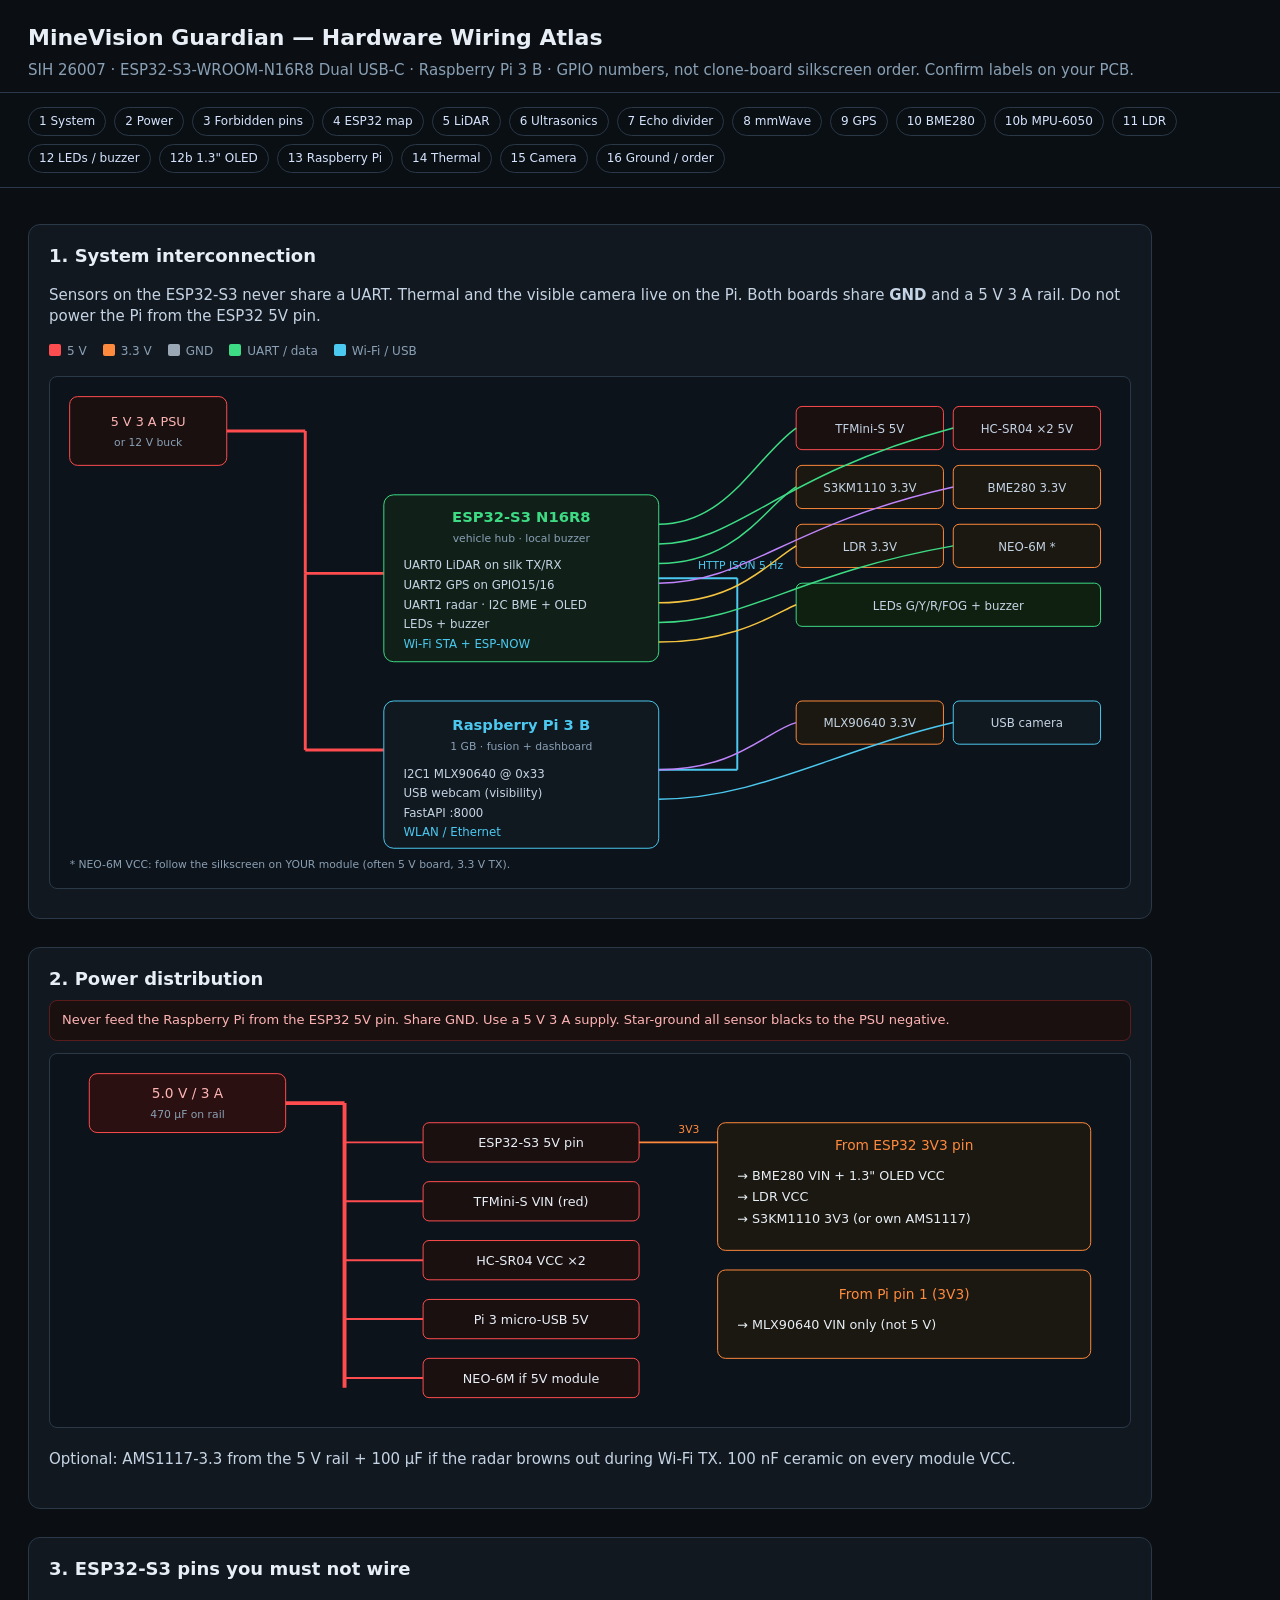
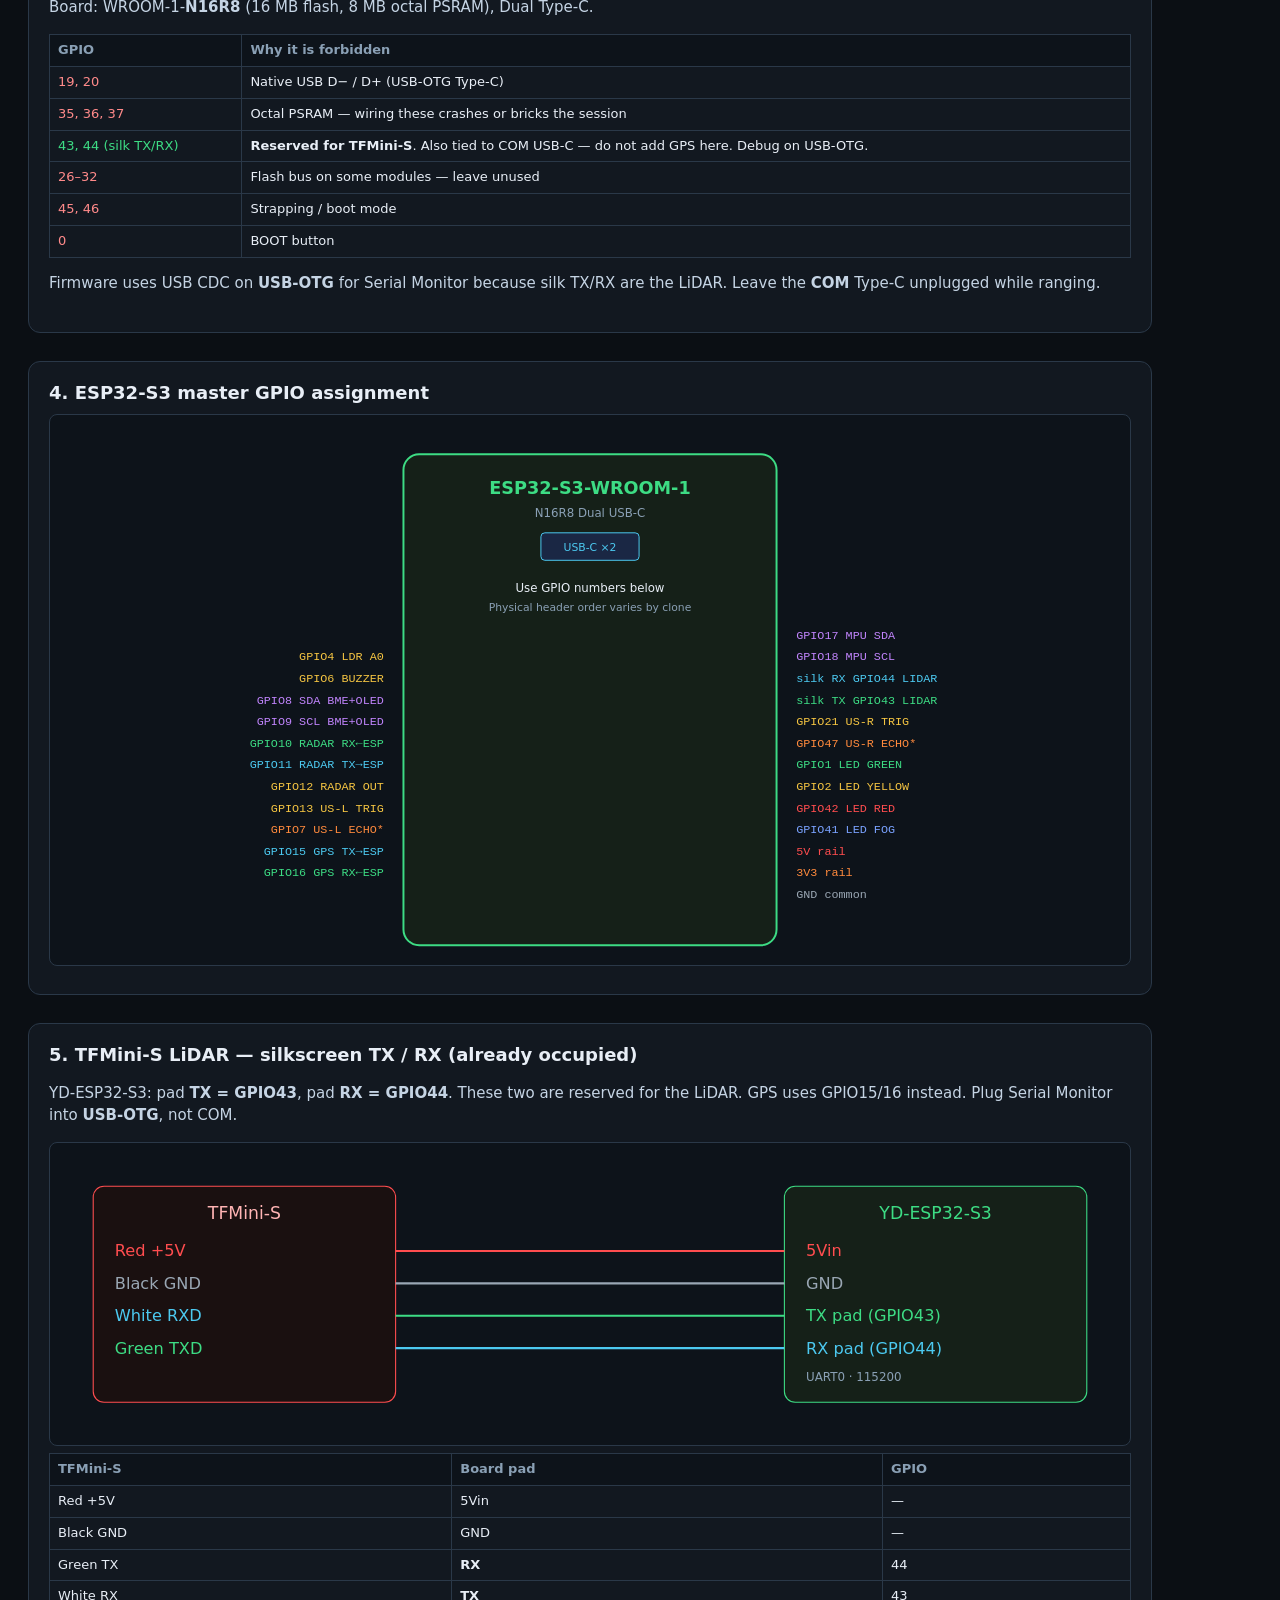
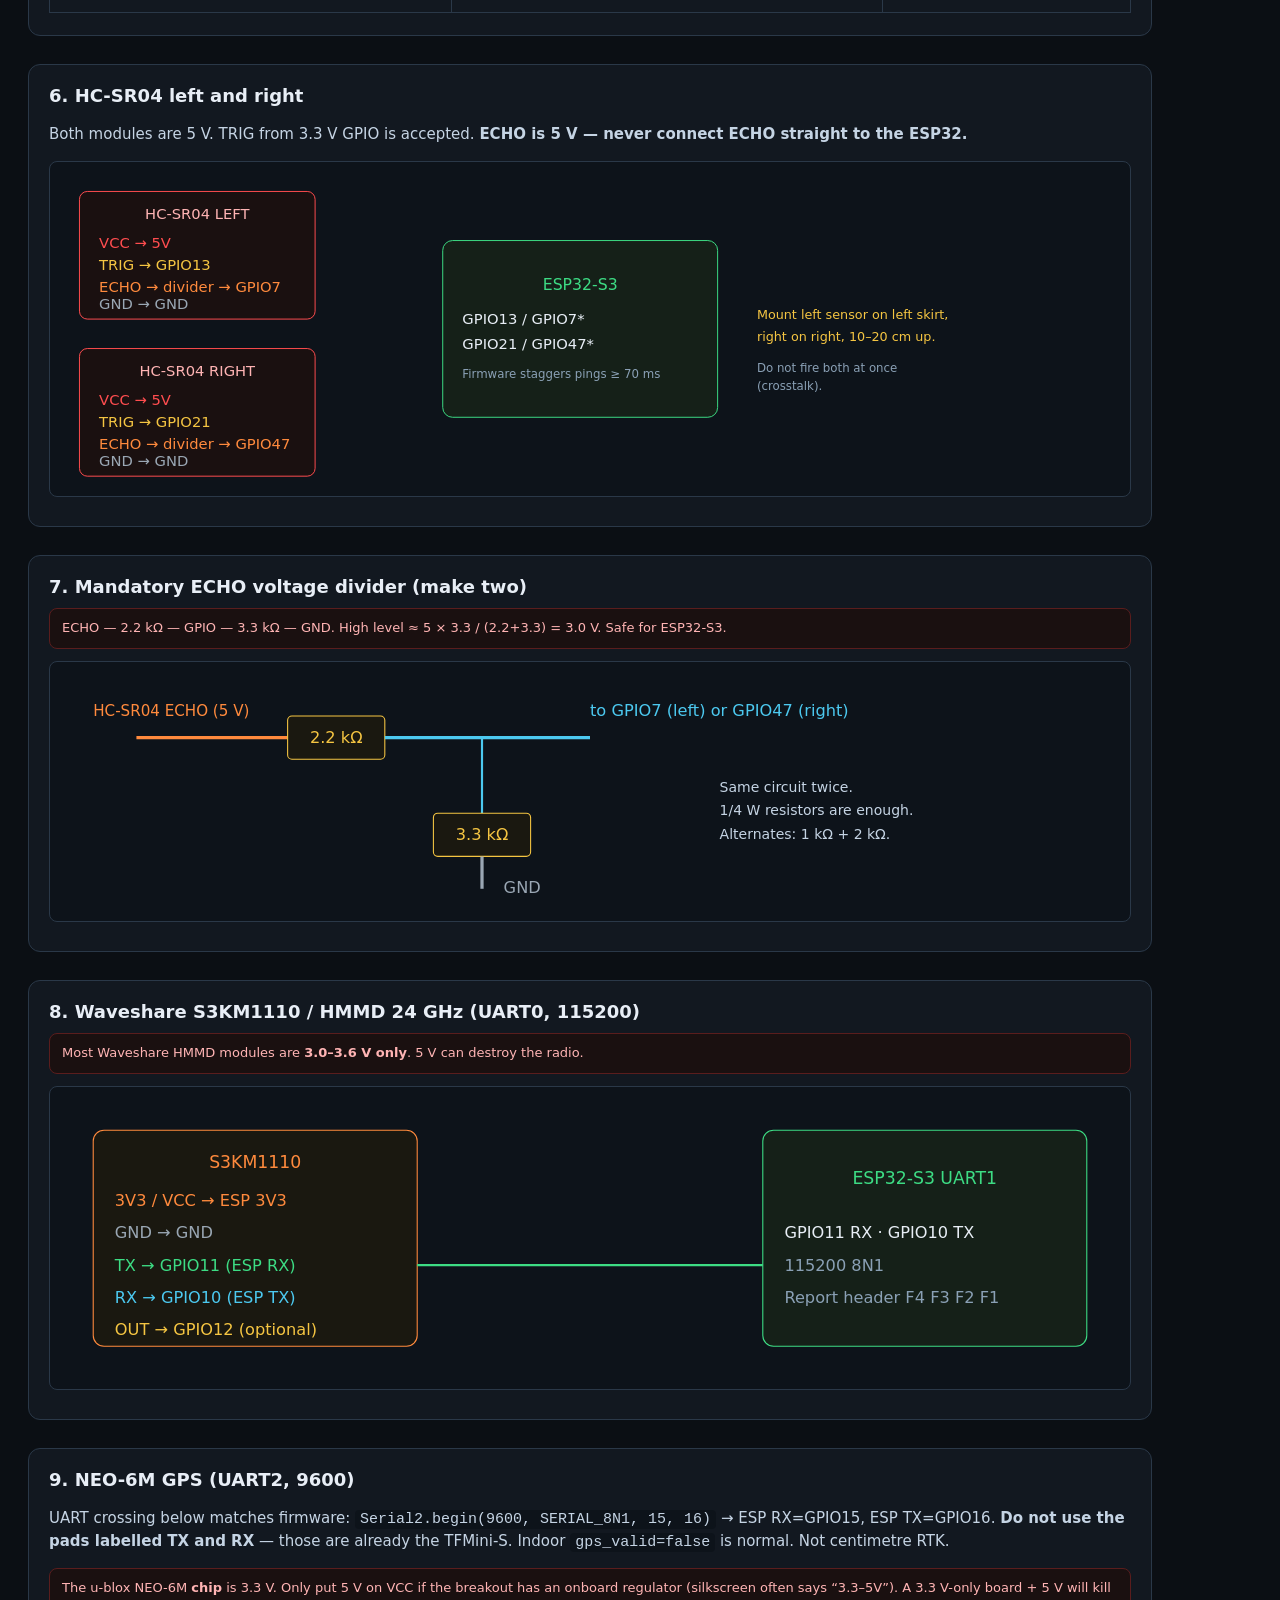
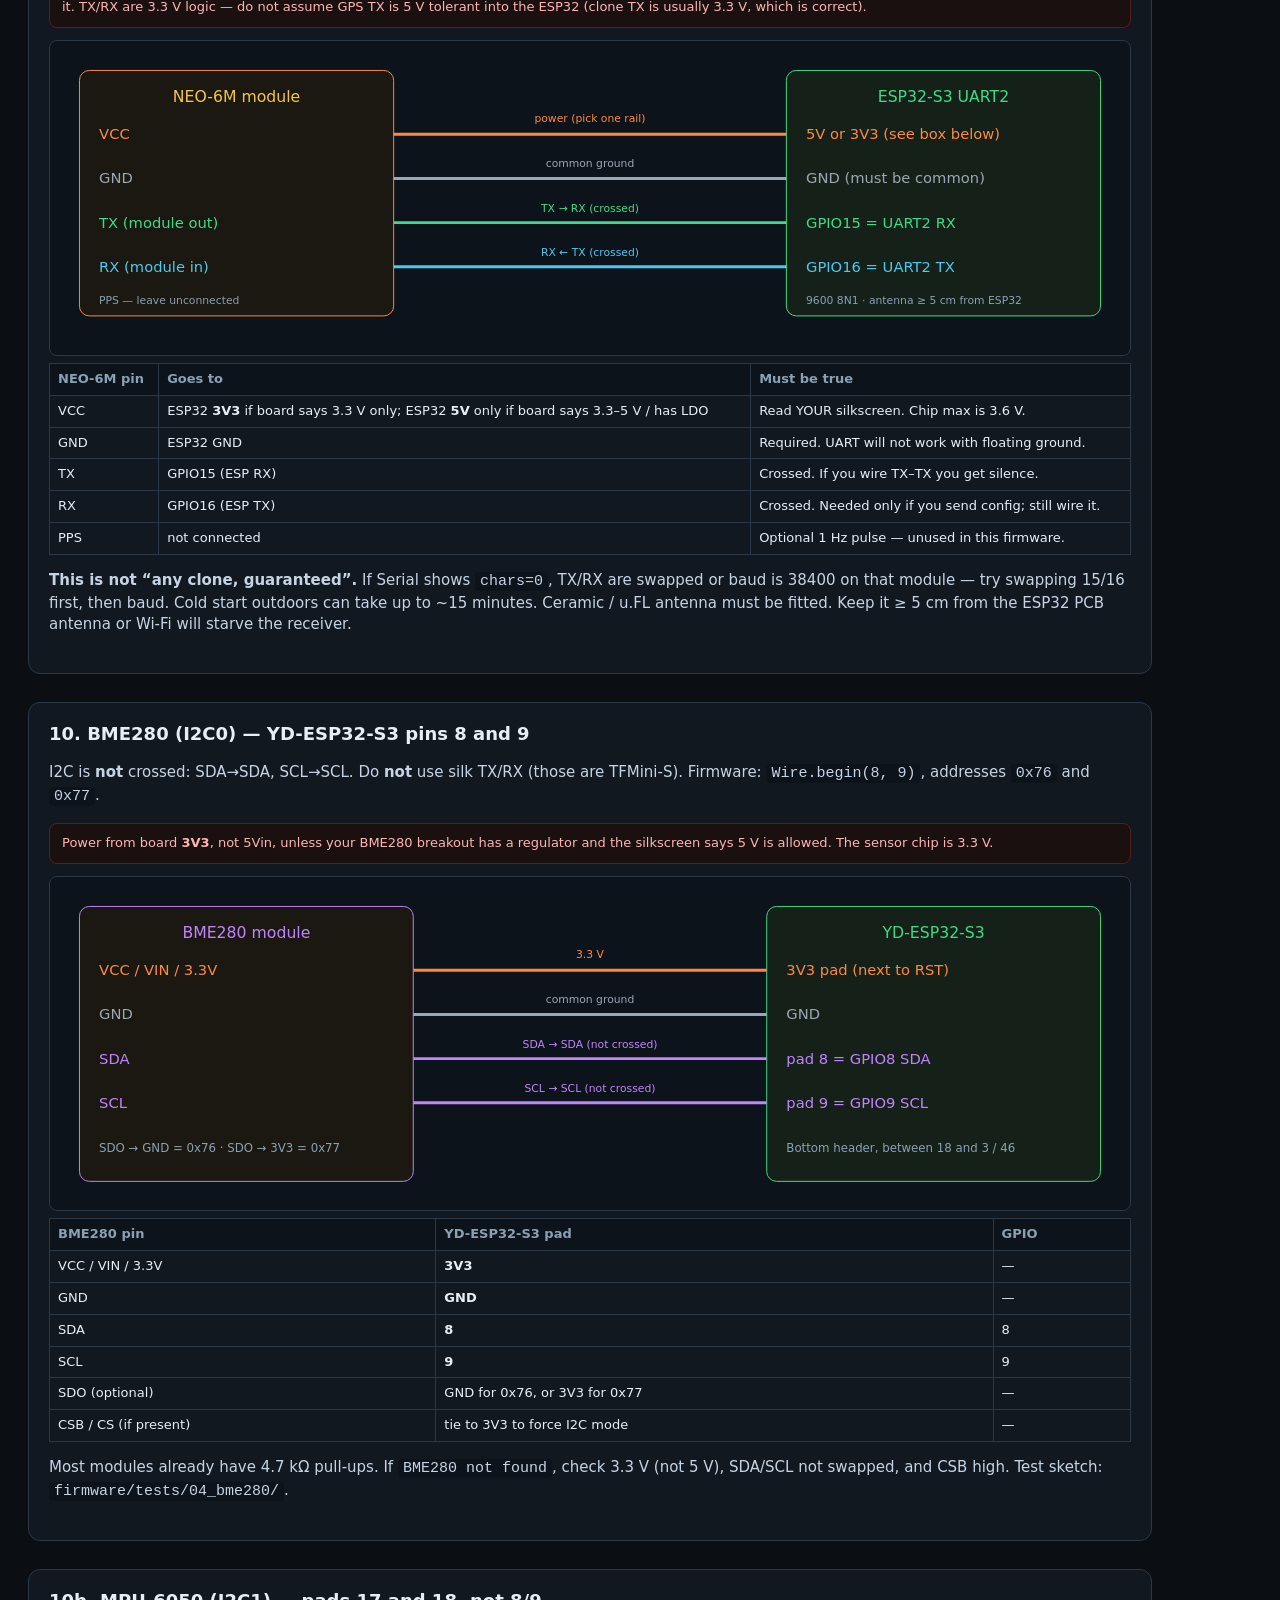
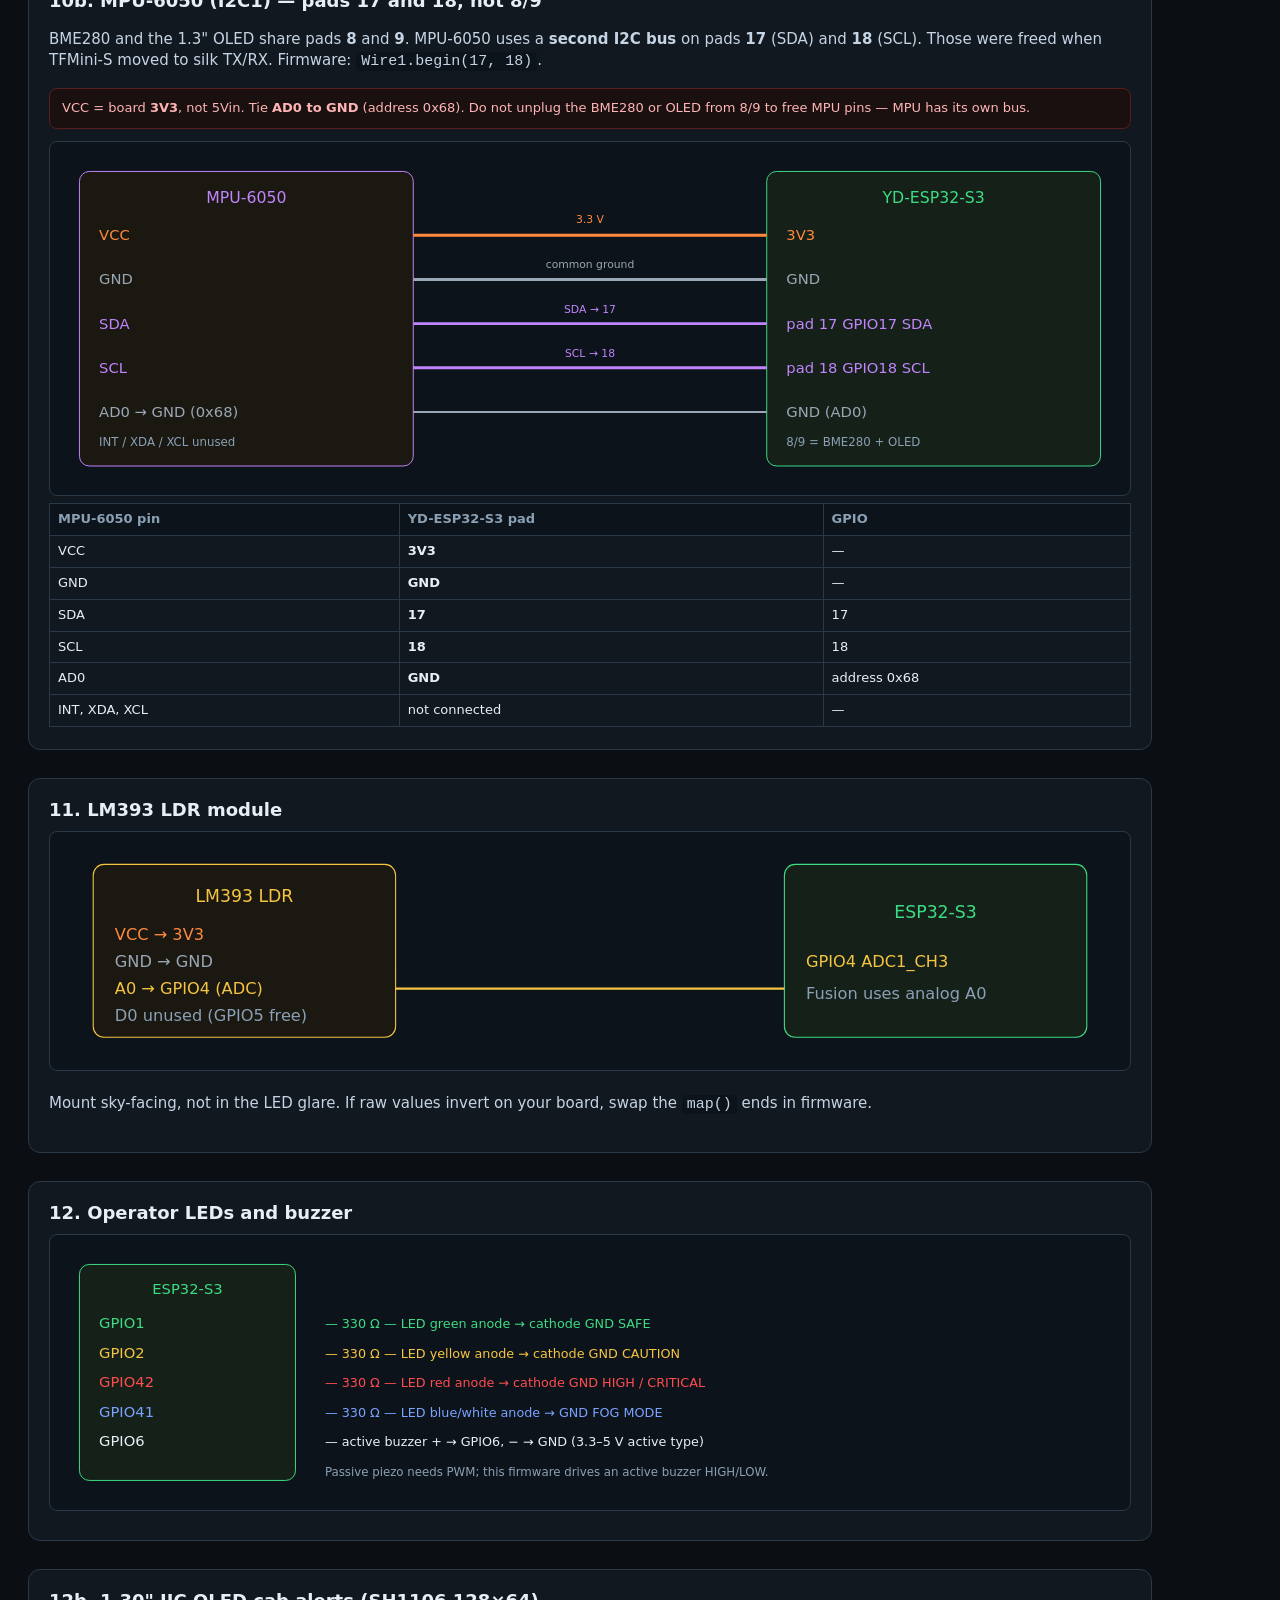
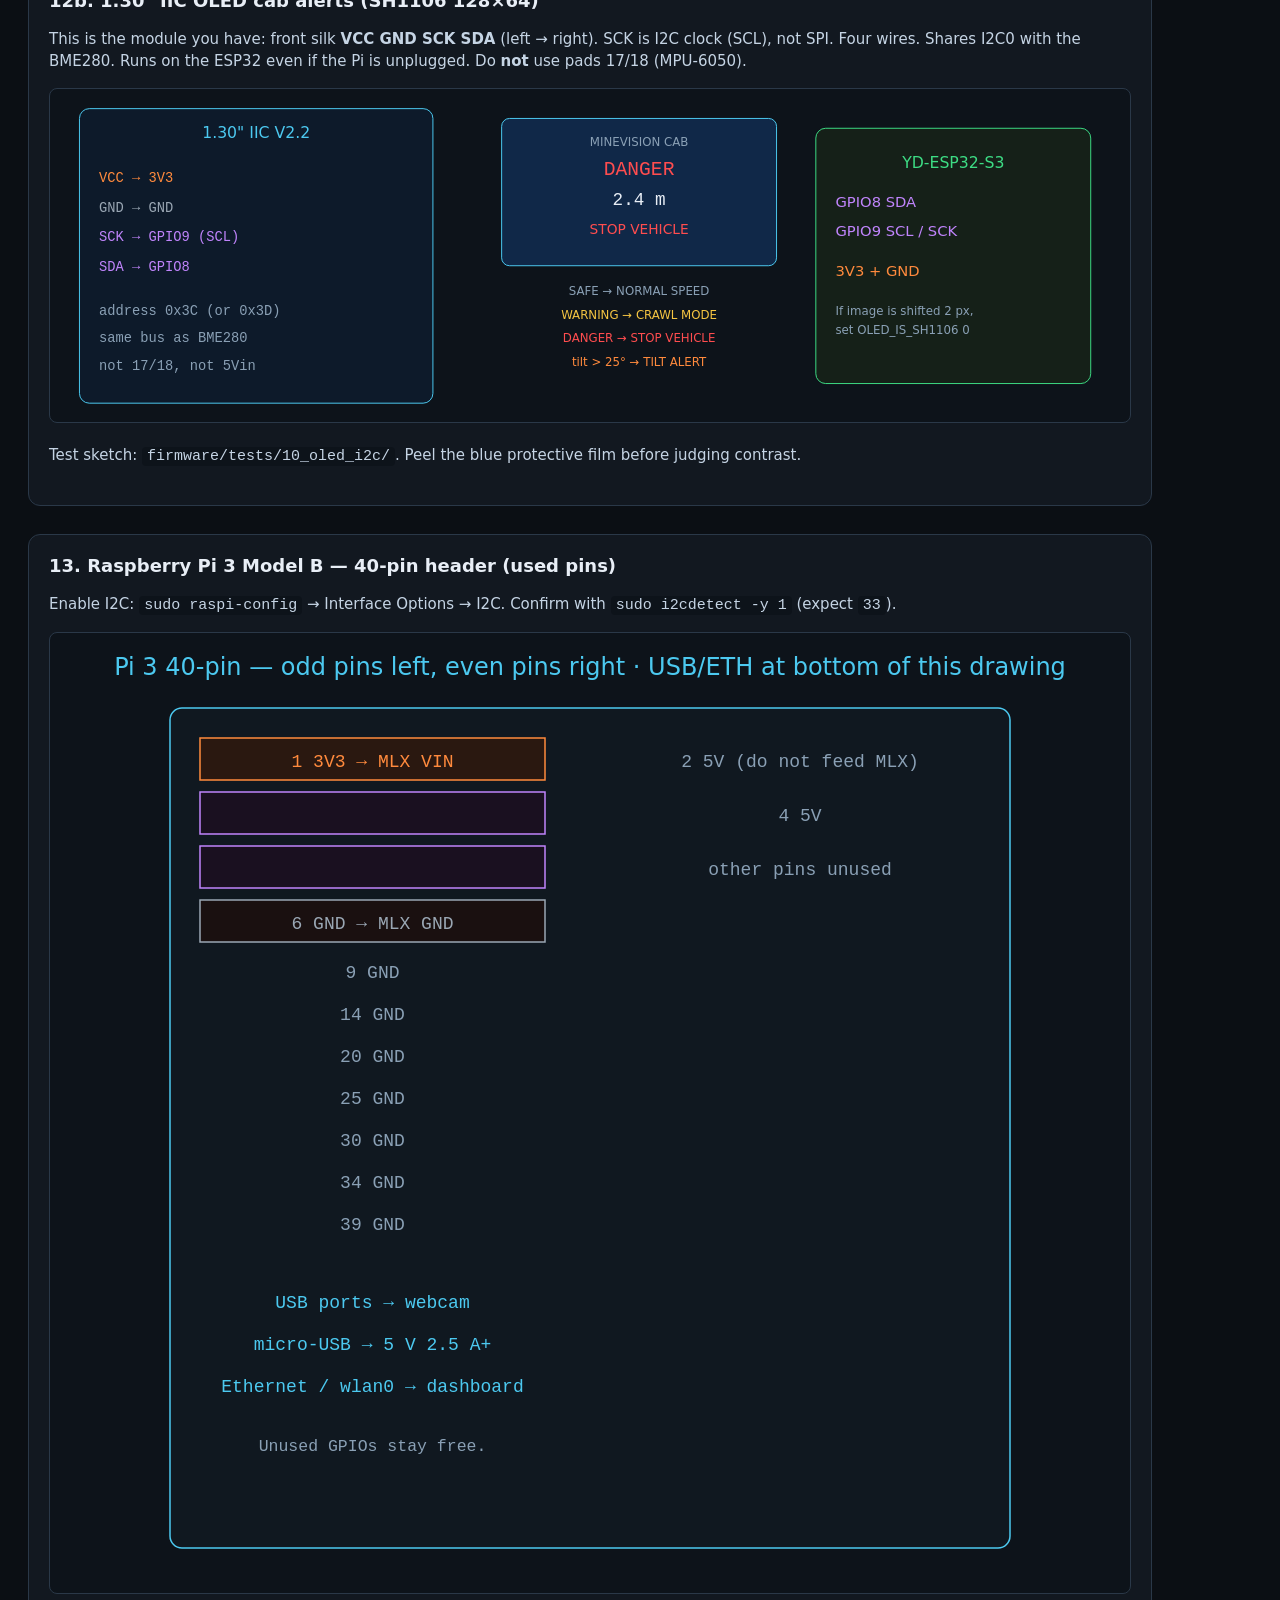
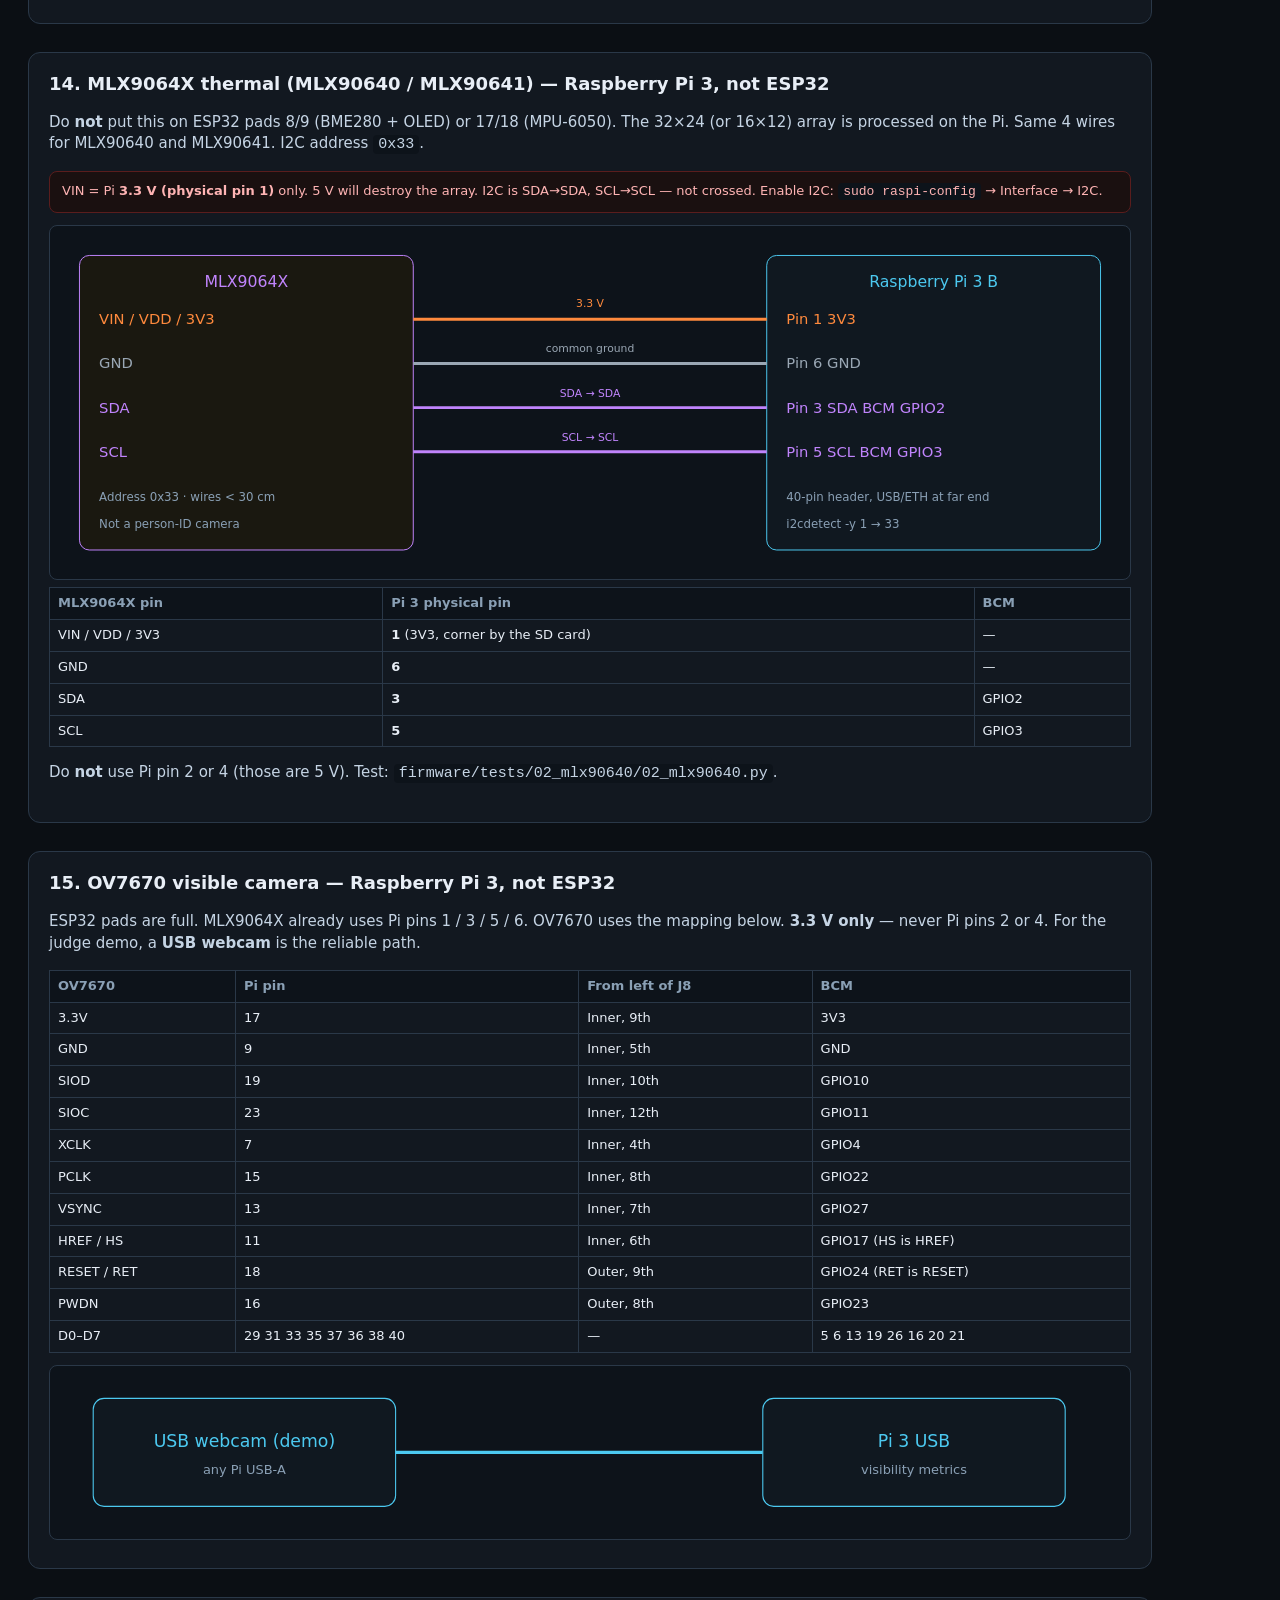
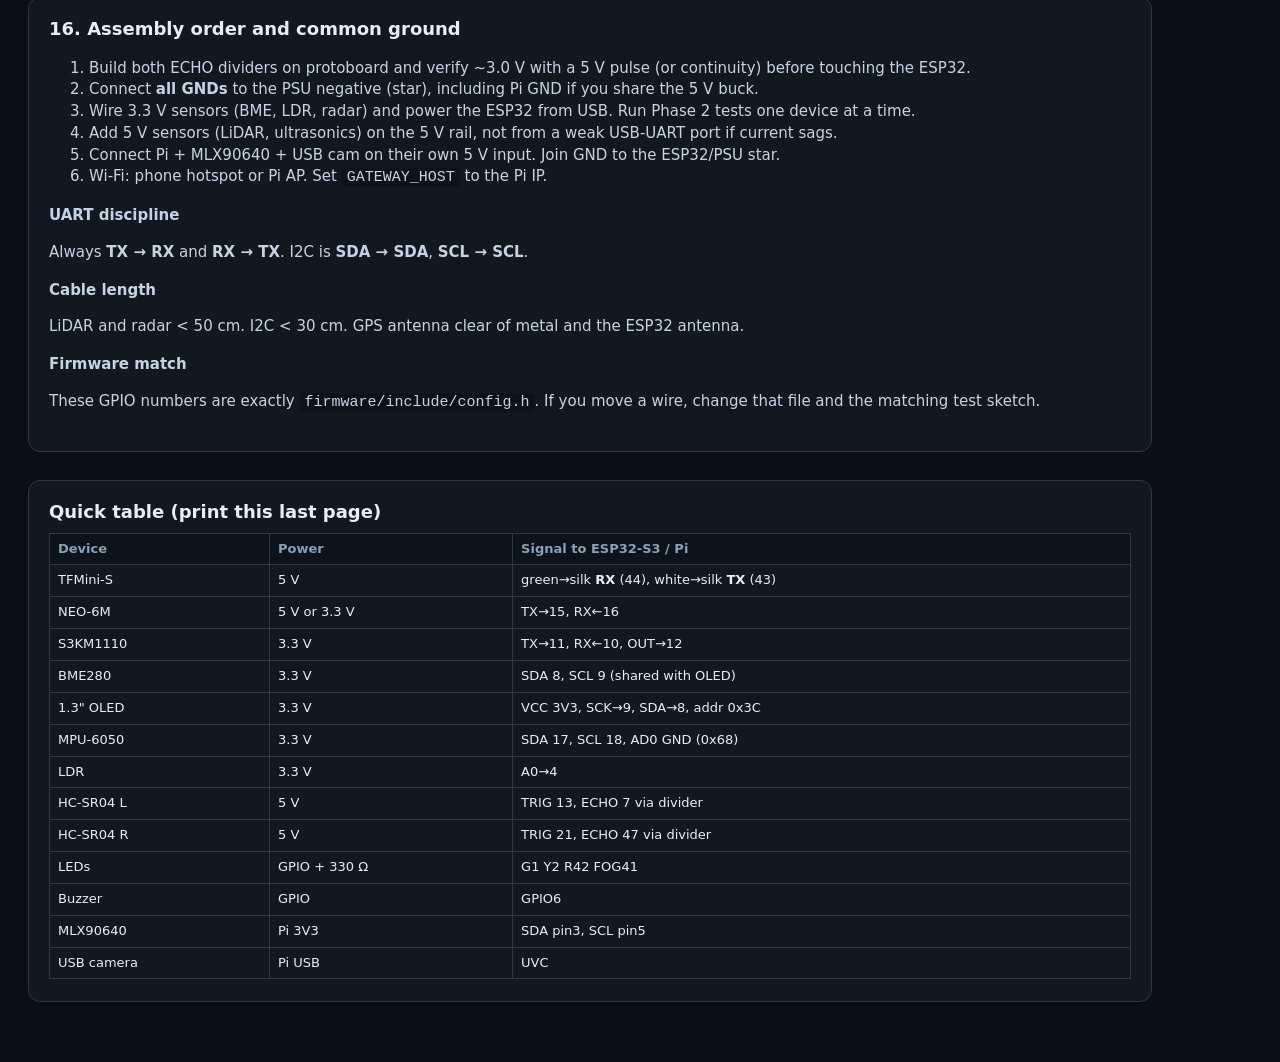
<file: hardware/wiring-diagrams.html>
<!DOCTYPE html>
<html lang="en">
<head>
  <meta charset="UTF-8" />
  <meta name="viewport" content="width=device-width, initial-scale=1" />
  <title>MineVision Guardian — Hardware Wiring Atlas</title>
  <style>
    :root {
      --bg: #0b0f14; --panel: #121820; --line: #2a3848; --text: #e8eef6; --muted: #8aa0b5;
      --v5: #ff4d4f; --v3: #ff8a3d; --gnd: #9aa7b4; --tx: #3ddc84; --rx: #4cc9f0;
      --i2c: #c084fc; --gpio: #f5c542; --warn: #ff8a3d;
    }
    * { box-sizing: border-box; }
    body { margin: 0; background: var(--bg); color: var(--text); font: 15px/1.45 "Segoe UI", system-ui, sans-serif; }
    header { padding: 22px 28px 10px; border-bottom: 1px solid var(--line); }
    header h1 { margin: 0; font-size: 22px; }
    header p { margin: 6px 0 0; color: var(--muted); }
    nav { display: flex; flex-wrap: wrap; gap: 8px; padding: 14px 28px; position: sticky; top: 0; background: #0b0f14ee; z-index: 2; border-bottom: 1px solid var(--line); }
    nav a { color: #d6e4ff; text-decoration: none; border: 1px solid var(--line); padding: 5px 10px; border-radius: 999px; font-size: 12px; }
    nav a:hover { border-color: var(--rx); }
    main { padding: 8px 28px 48px; max-width: 1180px; }
    section { margin: 28px 0; background: var(--panel); border: 1px solid var(--line); border-radius: 12px; padding: 18px 20px 22px; }
    h2 { margin: 0 0 8px; font-size: 18px; }
    h3 { margin: 16px 0 8px; font-size: 15px; color: #c5d4e4; }
    p, li { color: #c5d4e4; }
    .legend { display: flex; flex-wrap: wrap; gap: 10px 16px; margin: 10px 0 16px; font-size: 12px; color: var(--muted); }
    .sw { display: inline-block; width: 12px; height: 12px; border-radius: 2px; margin-right: 6px; vertical-align: -1px; }
    svg { max-width: 100%; height: auto; background: #0d131a; border-radius: 8px; border: 1px solid var(--line); }
    table { width: 100%; border-collapse: collapse; font-size: 13px; }
    th, td { border: 1px solid var(--line); padding: 6px 8px; text-align: left; }
    th { background: #0d131a; color: var(--muted); font-weight: 600; }
    .never { color: #ff8a8a; }
    .ok { color: #3ddc84; }
    code { background: #0d131a; padding: 1px 5px; border-radius: 4px; }
    .note { background: #1a1510; border: 1px solid #5a4b12; color: #f5c542; padding: 10px 12px; border-radius: 8px; font-size: 13px; }
    .danger { background: #1a1010; border: 1px solid #5a1d1d; color: #ffb4b4; padding: 10px 12px; border-radius: 8px; font-size: 13px; }
    @media print {
      body { background: #fff; color: #111; }
      header, section, svg { background: #fff; color: #111; border-color: #ccc; }
      nav { display: none; }
      p, li, td { color: #222; }
    }
  </style>
</head>
<body>
  <header>
    <h1>MineVision Guardian — Hardware Wiring Atlas</h1>
    <p>SIH 26007 · ESP32-S3-WROOM-N16R8 Dual USB-C · Raspberry Pi 3 B · GPIO numbers, not clone-board silkscreen order. Confirm labels on your PCB.</p>
  </header>
  <nav>
    <a href="#sys">1 System</a>
    <a href="#power">2 Power</a>
    <a href="#never">3 Forbidden pins</a>
    <a href="#esp">4 ESP32 map</a>
    <a href="#lidar">5 LiDAR</a>
    <a href="#us">6 Ultrasonics</a>
    <a href="#div">7 Echo divider</a>
    <a href="#radar">8 mmWave</a>
    <a href="#gps">9 GPS</a>
    <a href="#bme">10 BME280</a>
    <a href="#mpu">10b MPU-6050</a>
    <a href="#ldr">11 LDR</a>
    <a href="#io">12 LEDs / buzzer</a>
    <a href="#lcd">12b 1.3" OLED</a>
    <a href="#pi">13 Raspberry Pi</a>
    <a href="#mlx">14 Thermal</a>
    <a href="#cam">15 Camera</a>
    <a href="#star">16 Ground / order</a>
  </nav>
  <main>

    <section id="sys">
      <h2>1. System interconnection</h2>
      <p>Sensors on the ESP32-S3 never share a UART. Thermal and the visible camera live on the Pi. Both boards share <b>GND</b> and a 5 V 3 A rail. Do not power the Pi from the ESP32 5V pin.</p>
      <div class="legend">
        <span><i class="sw" style="background:#ff4d4f"></i>5 V</span>
        <span><i class="sw" style="background:#ff8a3d"></i>3.3 V</span>
        <span><i class="sw" style="background:#9aa7b4"></i>GND</span>
        <span><i class="sw" style="background:#3ddc84"></i>UART / data</span>
        <span><i class="sw" style="background:#4cc9f0"></i>Wi-Fi / USB</span>
      </div>
      <svg viewBox="0 0 1100 520" xmlns="http://www.w3.org/2000/svg">
        <rect x="20" y="20" width="160" height="70" rx="8" fill="#1a1010" stroke="#ff4d4f"/>
        <text x="100" y="50" text-anchor="middle" fill="#ffb4b4" font-size="13">5 V 3 A PSU</text>
        <text x="100" y="70" text-anchor="middle" fill="#8aa0b5" font-size="11">or 12 V buck</text>
        <line x1="180" y1="55" x2="260" y2="55" stroke="#ff4d4f" stroke-width="3"/>
        <line x1="260" y1="55" x2="260" y2="200" stroke="#ff4d4f" stroke-width="3"/>
        <line x1="260" y1="200" x2="340" y2="200" stroke="#ff4d4f" stroke-width="3"/>
        <line x1="260" y1="380" x2="260" y2="200" stroke="#ff4d4f" stroke-width="3"/>
        <line x1="260" y1="380" x2="340" y2="380" stroke="#ff4d4f" stroke-width="3"/>

        <rect x="340" y="120" width="280" height="170" rx="10" fill="#102018" stroke="#3ddc84"/>
        <text x="480" y="148" text-anchor="middle" fill="#3ddc84" font-size="15" font-weight="700">ESP32-S3 N16R8</text>
        <text x="480" y="168" text-anchor="middle" fill="#8aa0b5" font-size="11">vehicle hub · local buzzer</text>
        <text x="360" y="196" fill="#c5d4e4" font-size="12">UART0 LiDAR on silk TX/RX</text>
        <text x="360" y="216" fill="#c5d4e4" font-size="12">UART2 GPS on GPIO15/16</text>
        <text x="360" y="236" fill="#c5d4e4" font-size="12">UART1 radar · I2C BME + OLED</text>
        <text x="360" y="256" fill="#c5d4e4" font-size="12">LEDs + buzzer</text>
        <text x="360" y="276" fill="#4cc9f0" font-size="12">Wi-Fi STA + ESP-NOW</text>

        <rect x="340" y="330" width="280" height="150" rx="10" fill="#101820" stroke="#4cc9f0"/>
        <text x="480" y="360" text-anchor="middle" fill="#4cc9f0" font-size="15" font-weight="700">Raspberry Pi 3 B</text>
        <text x="480" y="380" text-anchor="middle" fill="#8aa0b5" font-size="11">1 GB · fusion + dashboard</text>
        <text x="360" y="408" fill="#c5d4e4" font-size="12">I2C1 MLX90640 @ 0x33</text>
        <text x="360" y="428" fill="#c5d4e4" font-size="12">USB webcam (visibility)</text>
        <text x="360" y="448" fill="#c5d4e4" font-size="12">FastAPI :8000</text>
        <text x="360" y="468" fill="#4cc9f0" font-size="12">WLAN / Ethernet</text>

        <line x1="620" y1="205" x2="700" y2="205" stroke="#4cc9f0" stroke-width="2"/>
        <text x="660" y="196" fill="#4cc9f0" font-size="11">HTTP JSON 5 Hz</text>
        <line x1="700" y1="205" x2="700" y2="400" stroke="#4cc9f0" stroke-width="2"/>
        <line x1="700" y1="400" x2="620" y2="400" stroke="#4cc9f0" stroke-width="2"/>

        <g font-size="12" fill="#c5d4e4">
          <rect x="760" y="30" width="150" height="44" rx="6" fill="#1a1010" stroke="#ff4d4f"/>
          <text x="835" y="57" text-anchor="middle">TFMini-S 5V</text>
          <rect x="920" y="30" width="150" height="44" rx="6" fill="#1a1010" stroke="#ff4d4f"/>
          <text x="995" y="57" text-anchor="middle">HC-SR04 ×2 5V</text>
          <rect x="760" y="90" width="150" height="44" rx="6" fill="#1a1810" stroke="#ff8a3d"/>
          <text x="835" y="117" text-anchor="middle">S3KM1110 3.3V</text>
          <rect x="920" y="90" width="150" height="44" rx="6" fill="#1a1810" stroke="#ff8a3d"/>
          <text x="995" y="117" text-anchor="middle">BME280 3.3V</text>
          <rect x="760" y="150" width="150" height="44" rx="6" fill="#1a1810" stroke="#ff8a3d"/>
          <text x="835" y="177" text-anchor="middle">LDR 3.3V</text>
          <rect x="920" y="150" width="150" height="44" rx="6" fill="#1a1810" stroke="#ff8a3d"/>
          <text x="995" y="177" text-anchor="middle">NEO-6M *</text>
          <rect x="760" y="210" width="310" height="44" rx="6" fill="#102010" stroke="#3ddc84"/>
          <text x="915" y="237" text-anchor="middle">LEDs G/Y/R/FOG + buzzer</text>
          <rect x="760" y="330" width="150" height="44" rx="6" fill="#1a1810" stroke="#ff8a3d"/>
          <text x="835" y="357" text-anchor="middle">MLX90640 3.3V</text>
          <rect x="920" y="330" width="150" height="44" rx="6" fill="#101820" stroke="#4cc9f0"/>
          <text x="995" y="357" text-anchor="middle">USB camera</text>
        </g>
        <path d="M620 150 C690 150 720 80 760 52" fill="none" stroke="#3ddc84" stroke-width="1.5"/>
        <path d="M620 170 C700 170 740 100 920 52" fill="none" stroke="#3ddc84" stroke-width="1.5"/>
        <path d="M620 190 C700 190 730 130 760 112" fill="none" stroke="#3ddc84" stroke-width="1.5"/>
        <path d="M620 210 C710 210 750 150 920 112" fill="none" stroke="#c084fc" stroke-width="1.5"/>
        <path d="M620 230 C700 230 730 190 760 172" fill="none" stroke="#f5c542" stroke-width="1.5"/>
        <path d="M620 250 C710 250 760 200 920 172" fill="none" stroke="#3ddc84" stroke-width="1.5"/>
        <path d="M620 270 C700 270 740 240 760 232" fill="none" stroke="#f5c542" stroke-width="1.5"/>
        <path d="M620 400 C700 400 730 360 760 352" fill="none" stroke="#c084fc" stroke-width="1.5"/>
        <path d="M620 430 C720 430 800 380 920 352" fill="none" stroke="#4cc9f0" stroke-width="1.5"/>
        <text x="20" y="500" fill="#8aa0b5" font-size="11">* NEO-6M VCC: follow the silkscreen on YOUR module (often 5 V board, 3.3 V TX).</text>
      </svg>
    </section>

    <section id="power">
      <h2>2. Power distribution</h2>
      <div class="danger">Never feed the Raspberry Pi from the ESP32 5V pin. Share GND. Use a 5 V 3 A supply. Star-ground all sensor blacks to the PSU negative.</div>
      <svg viewBox="0 0 1100 380" xmlns="http://www.w3.org/2000/svg" style="margin-top:12px">
        <rect x="40" y="20" width="200" height="60" rx="8" fill="#2a1010" stroke="#ff4d4f"/>
        <text x="140" y="45" text-anchor="middle" fill="#ffb4b4" font-size="14">5.0 V / 3 A</text>
        <text x="140" y="65" text-anchor="middle" fill="#8aa0b5" font-size="11">470 µF on rail</text>
        <line x1="240" y1="50" x2="300" y2="50" stroke="#ff4d4f" stroke-width="4"/>
        <line x1="300" y1="50" x2="300" y2="340" stroke="#ff4d4f" stroke-width="4"/>
        <g font-size="13">
          <line x1="300" y1="90" x2="380" y2="90" stroke="#ff4d4f" stroke-width="2"/>
          <rect x="380" y="70" width="220" height="40" rx="6" fill="#1a1010" stroke="#ff4d4f"/>
          <text x="490" y="95" text-anchor="middle" fill="#e8eef6">ESP32-S3 5V pin</text>
          <line x1="300" y1="150" x2="380" y2="150" stroke="#ff4d4f" stroke-width="2"/>
          <rect x="380" y="130" width="220" height="40" rx="6" fill="#1a1010" stroke="#ff4d4f"/>
          <text x="490" y="155" text-anchor="middle" fill="#e8eef6">TFMini-S VIN (red)</text>
          <line x1="300" y1="210" x2="380" y2="210" stroke="#ff4d4f" stroke-width="2"/>
          <rect x="380" y="190" width="220" height="40" rx="6" fill="#1a1010" stroke="#ff4d4f"/>
          <text x="490" y="215" text-anchor="middle" fill="#e8eef6">HC-SR04 VCC ×2</text>
          <line x1="300" y1="270" x2="380" y2="270" stroke="#ff4d4f" stroke-width="2"/>
          <rect x="380" y="250" width="220" height="40" rx="6" fill="#1a1010" stroke="#ff4d4f"/>
          <text x="490" y="275" text-anchor="middle" fill="#e8eef6">Pi 3 micro-USB 5V</text>
          <line x1="300" y1="330" x2="380" y2="330" stroke="#ff4d4f" stroke-width="2"/>
          <rect x="380" y="310" width="220" height="40" rx="6" fill="#1a1010" stroke="#ff4d4f"/>
          <text x="490" y="335" text-anchor="middle" fill="#e8eef6">NEO-6M if 5V module</text>
        </g>
        <rect x="680" y="70" width="380" height="130" rx="8" fill="#1a1810" stroke="#ff8a3d"/>
        <text x="870" y="98" text-anchor="middle" fill="#ff8a3d" font-size="14">From ESP32 3V3 pin</text>
        <text x="700" y="128" fill="#e8eef6" font-size="13">→ BME280 VIN + 1.3" OLED VCC</text>
        <text x="700" y="150" fill="#e8eef6" font-size="13">→ LDR VCC</text>
        <text x="700" y="172" fill="#e8eef6" font-size="13">→ S3KM1110 3V3 (or own AMS1117)</text>
        <rect x="680" y="220" width="380" height="90" rx="8" fill="#1a1810" stroke="#ff8a3d"/>
        <text x="870" y="250" text-anchor="middle" fill="#ff8a3d" font-size="14">From Pi pin 1 (3V3)</text>
        <text x="700" y="280" fill="#e8eef6" font-size="13">→ MLX90640 VIN only (not 5 V)</text>
        <line x1="600" y1="90" x2="680" y2="90" stroke="#ff8a3d" stroke-width="2"/>
        <text x="640" y="80" fill="#ff8a3d" font-size="11">3V3</text>
      </svg>
      <p>Optional: AMS1117-3.3 from the 5 V rail + 100 µF if the radar browns out during Wi-Fi TX. 100 nF ceramic on every module VCC.</p>
    </section>

    <section id="never">
      <h2>3. ESP32-S3 pins you must not wire</h2>
      <p>Board: WROOM-1-<b>N16R8</b> (16 MB flash, 8 MB octal PSRAM), Dual Type-C.</p>
      <table>
        <tr><th>GPIO</th><th>Why it is forbidden</th></tr>
        <tr><td class="never">19, 20</td><td>Native USB D− / D+ (USB-OTG Type-C)</td></tr>
        <tr><td class="never">35, 36, 37</td><td>Octal PSRAM — wiring these crashes or bricks the session</td></tr>
        <tr><td class="ok">43, 44 (silk TX/RX)</td><td><b>Reserved for TFMini-S</b>. Also tied to COM USB-C — do not add GPS here. Debug on USB-OTG.</td></tr>
        <tr><td class="never">26–32</td><td>Flash bus on some modules — leave unused</td></tr>
        <tr><td class="never">45, 46</td><td>Strapping / boot mode</td></tr>
        <tr><td class="never">0</td><td>BOOT button</td></tr>
      </table>
      <p>Firmware uses USB CDC on <b>USB-OTG</b> for Serial Monitor because silk TX/RX are the LiDAR. Leave the <b>COM</b> Type-C unplugged while ranging.</p>
    </section>

    <section id="esp">
      <h2>4. ESP32-S3 master GPIO assignment</h2>
      <svg viewBox="0 0 1100 560" xmlns="http://www.w3.org/2000/svg">
        <rect x="360" y="40" width="380" height="500" rx="16" fill="#152018" stroke="#3ddc84" stroke-width="2"/>
        <text x="550" y="80" text-anchor="middle" fill="#3ddc84" font-size="18" font-weight="700">ESP32-S3-WROOM-1</text>
        <text x="550" y="104" text-anchor="middle" fill="#8aa0b5" font-size="12">N16R8 Dual USB-C</text>
        <rect x="500" y="120" width="100" height="28" rx="4" fill="#1a2744" stroke="#4cc9f0"/>
        <text x="550" y="139" text-anchor="middle" fill="#4cc9f0" font-size="11">USB-C ×2</text>
        <text x="550" y="180" text-anchor="middle" fill="#e8eef6" font-size="12">Use GPIO numbers below</text>
        <text x="550" y="200" text-anchor="middle" fill="#8aa0b5" font-size="11">Physical header order varies by clone</text>

        <g font-size="12" font-family="Consolas,monospace">
          <text x="340" y="250" text-anchor="end" fill="#f5c542">GPIO4  LDR A0</text>
          <text x="340" y="272" text-anchor="end" fill="#f5c542">GPIO6  BUZZER</text>
          <text x="340" y="294" text-anchor="end" fill="#c084fc">GPIO8  SDA BME+OLED</text>
          <text x="340" y="316" text-anchor="end" fill="#c084fc">GPIO9  SCL BME+OLED</text>
          <text x="340" y="338" text-anchor="end" fill="#3ddc84">GPIO10 RADAR RX←ESP</text>
          <text x="340" y="360" text-anchor="end" fill="#4cc9f0">GPIO11 RADAR TX→ESP</text>
          <text x="340" y="382" text-anchor="end" fill="#f5c542">GPIO12 RADAR OUT</text>
          <text x="340" y="404" text-anchor="end" fill="#f5c542">GPIO13 US-L TRIG</text>
          <text x="340" y="426" text-anchor="end" fill="#ff8a3d">GPIO7  US-L ECHO*</text>
        <text x="340" y="448" text-anchor="end" fill="#4cc9f0">GPIO15 GPS TX→ESP</text>
        <text x="340" y="470" text-anchor="end" fill="#3ddc84">GPIO16 GPS RX←ESP</text>

          <text x="760" y="228" fill="#c084fc">GPIO17 MPU SDA</text>
          <text x="760" y="250" fill="#c084fc">GPIO18 MPU SCL</text>
          <text x="760" y="272" fill="#4cc9f0">silk RX  GPIO44 LIDAR</text>
          <text x="760" y="294" fill="#3ddc84">silk TX  GPIO43 LIDAR</text>
          <text x="760" y="316" fill="#f5c542">GPIO21 US-R TRIG</text>
          <text x="760" y="338" fill="#ff8a3d">GPIO47 US-R ECHO*</text>
          <text x="760" y="360" fill="#3ddc84">GPIO1  LED GREEN</text>
          <text x="760" y="382" fill="#f5c542">GPIO2  LED YELLOW</text>
          <text x="760" y="404" fill="#ff4d4f">GPIO42 LED RED</text>
          <text x="760" y="426" fill="#7aa2ff">GPIO41 LED FOG</text>
          <text x="760" y="448" fill="#ff4d4f">5V rail</text>
          <text x="760" y="470" fill="#ff8a3d">3V3 rail</text>
          <text x="760" y="492" fill="#9aa7b4">GND common</text>
        </g>
      </svg>
    </section>

    <section id="lidar">
      <h2>5. TFMini-S LiDAR — silkscreen TX / RX (already occupied)</h2>
      <p>YD-ESP32-S3: pad <b>TX = GPIO43</b>, pad <b>RX = GPIO44</b>. These two are reserved for the LiDAR. GPS uses GPIO15/16 instead. Plug Serial Monitor into <b>USB-OTG</b>, not COM.</p>
      <svg viewBox="0 0 1000 280" xmlns="http://www.w3.org/2000/svg">
        <rect x="40" y="40" width="280" height="200" rx="10" fill="#1a1010" stroke="#ff4d4f"/>
        <text x="180" y="70" text-anchor="middle" fill="#ffb4b4" font-size="16">TFMini-S</text>
        <text x="60" y="105" fill="#ff4d4f">Red +5V</text>
        <text x="60" y="135" fill="#9aa7b4">Black GND</text>
        <text x="60" y="165" fill="#4cc9f0">White RXD</text>
        <text x="60" y="195" fill="#3ddc84">Green TXD</text>
        <rect x="680" y="40" width="280" height="200" rx="10" fill="#152018" stroke="#3ddc84"/>
        <text x="820" y="70" text-anchor="middle" fill="#3ddc84" font-size="16">YD-ESP32-S3</text>
        <text x="700" y="105" fill="#ff4d4f">5Vin</text>
        <text x="700" y="135" fill="#9aa7b4">GND</text>
        <text x="700" y="165" fill="#3ddc84">TX pad (GPIO43)</text>
        <text x="700" y="195" fill="#4cc9f0">RX pad (GPIO44)</text>
        <text x="700" y="220" fill="#8aa0b5" font-size="11">UART0 · 115200</text>
        <line x1="320" y1="100" x2="680" y2="100" stroke="#ff4d4f" stroke-width="2"/>
        <line x1="320" y1="130" x2="680" y2="130" stroke="#9aa7b4" stroke-width="2"/>
        <line x1="320" y1="160" x2="680" y2="160" stroke="#3ddc84" stroke-width="2"/>
        <line x1="320" y1="190" x2="680" y2="190" stroke="#4cc9f0" stroke-width="2"/>
      </svg>
      <table>
        <tr><th>TFMini-S</th><th>Board pad</th><th>GPIO</th></tr>
        <tr><td>Red +5V</td><td>5Vin</td><td>—</td></tr>
        <tr><td>Black GND</td><td>GND</td><td>—</td></tr>
        <tr><td>Green TX</td><td><b>RX</b></td><td>44</td></tr>
        <tr><td>White RX</td><td><b>TX</b></td><td>43</td></tr>
      </table>
    </section>

    <section id="us">
      <h2>6. HC-SR04 left and right</h2>
      <p>Both modules are 5 V. TRIG from 3.3 V GPIO is accepted. <b>ECHO is 5 V — never connect ECHO straight to the ESP32.</b></p>
      <svg viewBox="0 0 1100 340" xmlns="http://www.w3.org/2000/svg">
        <rect x="30" y="30" width="240" height="130" rx="8" fill="#1a1010" stroke="#ff4d4f"/>
        <text x="150" y="58" text-anchor="middle" fill="#ffb4b4">HC-SR04 LEFT</text>
        <text x="50" y="88" fill="#ff4d4f">VCC → 5V</text>
        <text x="50" y="110" fill="#f5c542">TRIG → GPIO13</text>
        <text x="50" y="132" fill="#ff8a3d">ECHO → divider → GPIO7</text>
        <text x="50" y="150" fill="#9aa7b4">GND → GND</text>
        <rect x="30" y="190" width="240" height="130" rx="8" fill="#1a1010" stroke="#ff4d4f"/>
        <text x="150" y="218" text-anchor="middle" fill="#ffb4b4">HC-SR04 RIGHT</text>
        <text x="50" y="248" fill="#ff4d4f">VCC → 5V</text>
        <text x="50" y="270" fill="#f5c542">TRIG → GPIO21</text>
        <text x="50" y="292" fill="#ff8a3d">ECHO → divider → GPIO47</text>
        <text x="50" y="310" fill="#9aa7b4">GND → GND</text>
        <rect x="400" y="80" width="280" height="180" rx="10" fill="#152018" stroke="#3ddc84"/>
        <text x="540" y="130" text-anchor="middle" fill="#3ddc84" font-size="16">ESP32-S3</text>
        <text x="420" y="165" fill="#e8eef6">GPIO13 / GPIO7*</text>
        <text x="420" y="190" fill="#e8eef6">GPIO21 / GPIO47*</text>
        <text x="420" y="220" fill="#8aa0b5" font-size="12">Firmware staggers pings ≥ 70 ms</text>
        <text x="720" y="160" fill="#f5c542" font-size="13">Mount left sensor on left skirt,</text>
        <text x="720" y="182" fill="#f5c542" font-size="13">right on right, 10–20 cm up.</text>
        <text x="720" y="214" fill="#8aa0b5" font-size="12">Do not fire both at once</text>
        <text x="720" y="232" fill="#8aa0b5" font-size="12">(crosstalk).</text>
      </svg>
    </section>

    <section id="div">
      <h2>7. Mandatory ECHO voltage divider (make two)</h2>
      <div class="danger">ECHO — 2.2 kΩ — GPIO — 3.3 kΩ — GND. High level ≈ 5 × 3.3 / (2.2+3.3) = 3.0 V. Safe for ESP32-S3.</div>
      <svg viewBox="0 0 1000 240" xmlns="http://www.w3.org/2000/svg" style="margin-top:12px">
        <text x="40" y="50" fill="#ff8a3d" font-size="14">HC-SR04 ECHO (5 V)</text>
        <line x1="80" y1="70" x2="220" y2="70" stroke="#ff8a3d" stroke-width="3"/>
        <rect x="220" y="50" width="90" height="40" rx="4" fill="#1a1810" stroke="#f5c542"/>
        <text x="265" y="75" text-anchor="middle" fill="#f5c542">2.2 kΩ</text>
        <line x1="310" y1="70" x2="500" y2="70" stroke="#4cc9f0" stroke-width="3"/>
        <text x="500" y="50" fill="#4cc9f0">to GPIO7 (left) or GPIO47 (right)</text>
        <line x1="400" y1="70" x2="400" y2="140" stroke="#4cc9f0" stroke-width="2"/>
        <rect x="355" y="140" width="90" height="40" rx="4" fill="#1a1810" stroke="#f5c542"/>
        <text x="400" y="165" text-anchor="middle" fill="#f5c542">3.3 kΩ</text>
        <line x1="400" y1="180" x2="400" y2="210" stroke="#9aa7b4" stroke-width="3"/>
        <text x="420" y="214" fill="#9aa7b4">GND</text>
        <text x="620" y="120" fill="#c5d4e4" font-size="13">Same circuit twice.</text>
        <text x="620" y="142" fill="#c5d4e4" font-size="13">1/4 W resistors are enough.</text>
        <text x="620" y="164" fill="#c5d4e4" font-size="13">Alternates: 1 kΩ + 2 kΩ.</text>
      </svg>
    </section>

    <section id="radar">
      <h2>8. Waveshare S3KM1110 / HMMD 24 GHz (UART0, 115200)</h2>
      <div class="danger">Most Waveshare HMMD modules are <b>3.0–3.6 V only</b>. 5 V can destroy the radio.</div>
      <svg viewBox="0 0 1000 280" xmlns="http://www.w3.org/2000/svg" style="margin-top:12px">
        <rect x="40" y="40" width="300" height="200" rx="10" fill="#1a1810" stroke="#ff8a3d"/>
        <text x="190" y="75" text-anchor="middle" fill="#ff8a3d" font-size="16">S3KM1110</text>
        <text x="60" y="110" fill="#ff8a3d">3V3 / VCC → ESP 3V3</text>
        <text x="60" y="140" fill="#9aa7b4">GND → GND</text>
        <text x="60" y="170" fill="#3ddc84">TX → GPIO11 (ESP RX)</text>
        <text x="60" y="200" fill="#4cc9f0">RX → GPIO10 (ESP TX)</text>
        <text x="60" y="230" fill="#f5c542">OUT → GPIO12 (optional)</text>
        <rect x="660" y="40" width="300" height="200" rx="10" fill="#152018" stroke="#3ddc84"/>
        <text x="810" y="90" text-anchor="middle" fill="#3ddc84" font-size="16">ESP32-S3 UART1</text>
        <text x="680" y="140" fill="#e8eef6">GPIO11 RX · GPIO10 TX</text>
        <text x="680" y="170" fill="#8aa0b5">115200 8N1</text>
        <text x="680" y="200" fill="#8aa0b5">Report header F4 F3 F2 F1</text>
        <line x1="340" y1="165" x2="660" y2="165" stroke="#3ddc84" stroke-width="2"/>
      </svg>
    </section>

    <section id="gps">
      <h2>9. NEO-6M GPS (UART2, 9600)</h2>
      <p>UART crossing below matches firmware: <code>Serial2.begin(9600, SERIAL_8N1, 15, 16)</code> → ESP RX=GPIO15, ESP TX=GPIO16. <b>Do not use the pads labelled TX and RX</b> — those are already the TFMini-S. Indoor <code>gps_valid=false</code> is normal. Not centimetre RTK.</p>
      <div class="danger">The u-blox NEO-6M <b>chip</b> is 3.3 V. Only put 5 V on VCC if the breakout has an onboard regulator (silkscreen often says “3.3–5V”). A 3.3 V-only board + 5 V will kill it. TX/RX are 3.3 V logic — do not assume GPS TX is 5 V tolerant into the ESP32 (clone TX is usually 3.3 V, which is correct).</div>
      <svg viewBox="0 0 1100 320" xmlns="http://www.w3.org/2000/svg" style="margin-top:12px">
        <rect x="30" y="30" width="320" height="250" rx="10" fill="#1a1810" stroke="#ff8a3d"/>
        <text x="190" y="62" text-anchor="middle" fill="#f5c542" font-size="16">NEO-6M module</text>
        <text x="50" y="100" fill="#ff8a3d">VCC</text>
        <text x="50" y="145" fill="#9aa7b4">GND</text>
        <text x="50" y="190" fill="#3ddc84">TX (module out)</text>
        <text x="50" y="235" fill="#4cc9f0">RX (module in)</text>
        <text x="50" y="268" fill="#8aa0b5" font-size="11">PPS — leave unconnected</text>

        <rect x="750" y="30" width="320" height="250" rx="10" fill="#152018" stroke="#3ddc84"/>
        <text x="910" y="62" text-anchor="middle" fill="#3ddc84" font-size="16">ESP32-S3 UART2</text>
        <text x="770" y="100" fill="#ff8a3d">5V or 3V3 (see box below)</text>
        <text x="770" y="145" fill="#9aa7b4">GND (must be common)</text>
        <text x="770" y="190" fill="#3ddc84">GPIO15 = UART2 RX</text>
        <text x="770" y="235" fill="#4cc9f0">GPIO16 = UART2 TX</text>
        <text x="770" y="268" fill="#8aa0b5" font-size="11">9600 8N1 · antenna ≥ 5 cm from ESP32</text>

        <line x1="350" y1="95" x2="750" y2="95" stroke="#ff8a3d" stroke-width="3"/>
        <line x1="350" y1="140" x2="750" y2="140" stroke="#9aa7b4" stroke-width="3"/>
        <line x1="350" y1="185" x2="750" y2="185" stroke="#3ddc84" stroke-width="3"/>
        <line x1="350" y1="230" x2="750" y2="230" stroke="#4cc9f0" stroke-width="3"/>
        <text x="550" y="82" text-anchor="middle" fill="#ff8a3d" font-size="11">power (pick one rail)</text>
        <text x="550" y="128" text-anchor="middle" fill="#9aa7b4" font-size="11">common ground</text>
        <text x="550" y="174" text-anchor="middle" fill="#3ddc84" font-size="11">TX → RX  (crossed)</text>
        <text x="550" y="219" text-anchor="middle" fill="#4cc9f0" font-size="11">RX ← TX  (crossed)</text>
      </svg>
      <table>
        <tr><th>NEO-6M pin</th><th>Goes to</th><th>Must be true</th></tr>
        <tr><td>VCC</td><td>ESP32 <b>3V3</b> if board says 3.3 V only; ESP32 <b>5V</b> only if board says 3.3–5 V / has LDO</td><td>Read YOUR silkscreen. Chip max is 3.6 V.</td></tr>
        <tr><td>GND</td><td>ESP32 GND</td><td>Required. UART will not work with floating ground.</td></tr>
        <tr><td>TX</td><td>GPIO15 (ESP RX)</td><td>Crossed. If you wire TX–TX you get silence.</td></tr>
        <tr><td>RX</td><td>GPIO16 (ESP TX)</td><td>Crossed. Needed only if you send config; still wire it.</td></tr>
        <tr><td>PPS</td><td>not connected</td><td>Optional 1 Hz pulse — unused in this firmware.</td></tr>
      </table>
      <p><b>This is not “any clone, guaranteed”.</b> If Serial shows <code>chars=0</code>, TX/RX are swapped or baud is 38400 on that module — try swapping 15/16 first, then baud. Cold start outdoors can take up to ~15 minutes. Ceramic / u.FL antenna must be fitted. Keep it ≥ 5 cm from the ESP32 PCB antenna or Wi-Fi will starve the receiver.</p>
    </section>

    <section id="bme">
      <h2>10. BME280 (I2C0) — YD-ESP32-S3 pins 8 and 9</h2>
      <p>I2C is <b>not</b> crossed: SDA→SDA, SCL→SCL. Do <b>not</b> use silk TX/RX (those are TFMini-S). Firmware: <code>Wire.begin(8, 9)</code>, addresses <code>0x76</code> and <code>0x77</code>.</p>
      <div class="danger">Power from board <b>3V3</b>, not 5Vin, unless your BME280 breakout has a regulator and the silkscreen says 5 V is allowed. The sensor chip is 3.3 V.</div>
      <svg viewBox="0 0 1100 340" xmlns="http://www.w3.org/2000/svg" style="margin-top:12px">
        <rect x="30" y="30" width="340" height="280" rx="10" fill="#1a1810" stroke="#c084fc"/>
        <text x="200" y="62" text-anchor="middle" fill="#c084fc" font-size="16">BME280 module</text>
        <text x="50" y="100" fill="#ff8a3d">VCC / VIN / 3.3V</text>
        <text x="50" y="145" fill="#9aa7b4">GND</text>
        <text x="50" y="190" fill="#c084fc">SDA</text>
        <text x="50" y="235" fill="#c084fc">SCL</text>
        <text x="50" y="280" fill="#8aa0b5" font-size="12">SDO → GND = 0x76  ·  SDO → 3V3 = 0x77</text>

        <rect x="730" y="30" width="340" height="280" rx="10" fill="#152018" stroke="#3ddc84"/>
        <text x="900" y="62" text-anchor="middle" fill="#3ddc84" font-size="16">YD-ESP32-S3</text>
        <text x="750" y="100" fill="#ff8a3d">3V3 pad (next to RST)</text>
        <text x="750" y="145" fill="#9aa7b4">GND</text>
        <text x="750" y="190" fill="#c084fc">pad 8  = GPIO8 SDA</text>
        <text x="750" y="235" fill="#c084fc">pad 9  = GPIO9 SCL</text>
        <text x="750" y="280" fill="#8aa0b5" font-size="12">Bottom header, between 18 and 3 / 46</text>

        <line x1="370" y1="95" x2="730" y2="95" stroke="#ff8a3d" stroke-width="3"/>
        <line x1="370" y1="140" x2="730" y2="140" stroke="#9aa7b4" stroke-width="3"/>
        <line x1="370" y1="185" x2="730" y2="185" stroke="#c084fc" stroke-width="3"/>
        <line x1="370" y1="230" x2="730" y2="230" stroke="#c084fc" stroke-width="3"/>
        <text x="550" y="82" text-anchor="middle" fill="#ff8a3d" font-size="11">3.3 V</text>
        <text x="550" y="128" text-anchor="middle" fill="#9aa7b4" font-size="11">common ground</text>
        <text x="550" y="174" text-anchor="middle" fill="#c084fc" font-size="11">SDA → SDA  (not crossed)</text>
        <text x="550" y="219" text-anchor="middle" fill="#c084fc" font-size="11">SCL → SCL  (not crossed)</text>
      </svg>
      <table>
        <tr><th>BME280 pin</th><th>YD-ESP32-S3 pad</th><th>GPIO</th></tr>
        <tr><td>VCC / VIN / 3.3V</td><td><b>3V3</b></td><td>—</td></tr>
        <tr><td>GND</td><td><b>GND</b></td><td>—</td></tr>
        <tr><td>SDA</td><td><b>8</b></td><td>8</td></tr>
        <tr><td>SCL</td><td><b>9</b></td><td>9</td></tr>
        <tr><td>SDO (optional)</td><td>GND for 0x76, or 3V3 for 0x77</td><td>—</td></tr>
        <tr><td>CSB / CS (if present)</td><td>tie to 3V3 to force I2C mode</td><td>—</td></tr>
      </table>
      <p>Most modules already have 4.7 kΩ pull-ups. If <code>BME280 not found</code>, check 3.3 V (not 5 V), SDA/SCL not swapped, and CSB high. Test sketch: <code>firmware/tests/04_bme280/</code>.</p>
    </section>

    <section id="mpu">
      <h2>10b. MPU-6050 (I2C1) — pads 17 and 18, not 8/9</h2>
      <p>BME280 and the 1.3" OLED share pads <b>8</b> and <b>9</b>. MPU-6050 uses a <b>second I2C bus</b> on pads <b>17</b> (SDA) and <b>18</b> (SCL). Those were freed when TFMini-S moved to silk TX/RX. Firmware: <code>Wire1.begin(17, 18)</code>.</p>
      <div class="danger">VCC = board <b>3V3</b>, not 5Vin. Tie <b>AD0 to GND</b> (address 0x68). Do not unplug the BME280 or OLED from 8/9 to free MPU pins — MPU has its own bus.</div>
      <svg viewBox="0 0 1100 360" xmlns="http://www.w3.org/2000/svg" style="margin-top:12px">
        <rect x="30" y="30" width="340" height="300" rx="10" fill="#1a1810" stroke="#c084fc"/>
        <text x="200" y="62" text-anchor="middle" fill="#c084fc" font-size="16">MPU-6050</text>
        <text x="50" y="100" fill="#ff8a3d">VCC</text>
        <text x="50" y="145" fill="#9aa7b4">GND</text>
        <text x="50" y="190" fill="#c084fc">SDA</text>
        <text x="50" y="235" fill="#c084fc">SCL</text>
        <text x="50" y="280" fill="#9aa7b4">AD0 → GND (0x68)</text>
        <text x="50" y="310" fill="#8aa0b5" font-size="12">INT / XDA / XCL unused</text>

        <rect x="730" y="30" width="340" height="300" rx="10" fill="#152018" stroke="#3ddc84"/>
        <text x="900" y="62" text-anchor="middle" fill="#3ddc84" font-size="16">YD-ESP32-S3</text>
        <text x="750" y="100" fill="#ff8a3d">3V3</text>
        <text x="750" y="145" fill="#9aa7b4">GND</text>
        <text x="750" y="190" fill="#c084fc">pad 17  GPIO17 SDA</text>
        <text x="750" y="235" fill="#c084fc">pad 18  GPIO18 SCL</text>
        <text x="750" y="280" fill="#9aa7b4">GND (AD0)</text>
        <text x="750" y="310" fill="#8aa0b5" font-size="12">8/9 = BME280 + OLED</text>

        <line x1="370" y1="95" x2="730" y2="95" stroke="#ff8a3d" stroke-width="3"/>
        <line x1="370" y1="140" x2="730" y2="140" stroke="#9aa7b4" stroke-width="3"/>
        <line x1="370" y1="185" x2="730" y2="185" stroke="#c084fc" stroke-width="3"/>
        <line x1="370" y1="230" x2="730" y2="230" stroke="#c084fc" stroke-width="3"/>
        <line x1="370" y1="275" x2="730" y2="275" stroke="#9aa7b4" stroke-width="2"/>
        <text x="550" y="82" text-anchor="middle" fill="#ff8a3d" font-size="11">3.3 V</text>
        <text x="550" y="128" text-anchor="middle" fill="#9aa7b4" font-size="11">common ground</text>
        <text x="550" y="174" text-anchor="middle" fill="#c084fc" font-size="11">SDA → 17</text>
        <text x="550" y="219" text-anchor="middle" fill="#c084fc" font-size="11">SCL → 18</text>
      </svg>
      <table>
        <tr><th>MPU-6050 pin</th><th>YD-ESP32-S3 pad</th><th>GPIO</th></tr>
        <tr><td>VCC</td><td><b>3V3</b></td><td>—</td></tr>
        <tr><td>GND</td><td><b>GND</b></td><td>—</td></tr>
        <tr><td>SDA</td><td><b>17</b></td><td>17</td></tr>
        <tr><td>SCL</td><td><b>18</b></td><td>18</td></tr>
        <tr><td>AD0</td><td><b>GND</b></td><td>address 0x68</td></tr>
        <tr><td>INT, XDA, XCL</td><td>not connected</td><td>—</td></tr>
      </table>
    </section>

    <section id="ldr">
      <h2>11. LM393 LDR module</h2>
      <svg viewBox="0 0 1000 220" xmlns="http://www.w3.org/2000/svg">
        <rect x="40" y="30" width="280" height="160" rx="10" fill="#1a1810" stroke="#f5c542"/>
        <text x="180" y="65" text-anchor="middle" fill="#f5c542" font-size="16">LM393 LDR</text>
        <text x="60" y="100" fill="#ff8a3d">VCC → 3V3</text>
        <text x="60" y="125" fill="#9aa7b4">GND → GND</text>
        <text x="60" y="150" fill="#f5c542">A0 → GPIO4 (ADC)</text>
        <text x="60" y="175" fill="#8aa0b5">D0 unused (GPIO5 free)</text>
        <rect x="680" y="30" width="280" height="160" rx="10" fill="#152018" stroke="#3ddc84"/>
        <text x="820" y="80" text-anchor="middle" fill="#3ddc84" font-size="16">ESP32-S3</text>
        <text x="700" y="125" fill="#f5c542">GPIO4 ADC1_CH3</text>
        <text x="700" y="155" fill="#8aa0b5">Fusion uses analog A0</text>
        <line x1="320" y1="145" x2="680" y2="145" stroke="#f5c542" stroke-width="2"/>
      </svg>
      <p>Mount sky-facing, not in the LED glare. If raw values invert on your board, swap the <code>map()</code> ends in firmware.</p>
    </section>

    <section id="io">
      <h2>12. Operator LEDs and buzzer</h2>
      <svg viewBox="0 0 1100 280" xmlns="http://www.w3.org/2000/svg">
        <rect x="30" y="30" width="220" height="220" rx="10" fill="#152018" stroke="#3ddc84"/>
        <text x="140" y="60" text-anchor="middle" fill="#3ddc84">ESP32-S3</text>
        <text x="50" y="95" fill="#3ddc84">GPIO1</text>
        <text x="50" y="125" fill="#f5c542">GPIO2</text>
        <text x="50" y="155" fill="#ff4d4f">GPIO42</text>
        <text x="50" y="185" fill="#7aa2ff">GPIO41</text>
        <text x="50" y="215" fill="#e8eef6">GPIO6</text>
        <g font-size="13">
          <text x="280" y="95" fill="#3ddc84">— 330 Ω — LED green anode → cathode GND   SAFE</text>
          <text x="280" y="125" fill="#f5c542">— 330 Ω — LED yellow anode → cathode GND  CAUTION</text>
          <text x="280" y="155" fill="#ff4d4f">— 330 Ω — LED red anode → cathode GND     HIGH / CRITICAL</text>
          <text x="280" y="185" fill="#7aa2ff">— 330 Ω — LED blue/white anode → GND      FOG MODE</text>
          <text x="280" y="215" fill="#e8eef6">— active buzzer + → GPIO6, − → GND        (3.3–5 V active type)</text>
        </g>
        <text x="280" y="245" fill="#8aa0b5" font-size="12">Passive piezo needs PWM; this firmware drives an active buzzer HIGH/LOW.</text>
      </svg>
    </section>

    <section id="lcd">
      <h2>12b. 1.30" IIC OLED cab alerts (SH1106 128×64)</h2>
      <p>This is the module you have: front silk <b>VCC GND SCK SDA</b> (left → right). SCK is I2C clock (SCL), not SPI. Four wires. Shares I2C0 with the BME280. Runs on the ESP32 even if the Pi is unplugged. Do <b>not</b> use pads 17/18 (MPU-6050).</p>
      <svg viewBox="0 0 1100 340" xmlns="http://www.w3.org/2000/svg">
        <rect x="30" y="20" width="360" height="300" rx="10" fill="#0d1a2a" stroke="#4cc9f0"/>
        <text x="210" y="50" text-anchor="middle" fill="#4cc9f0" font-size="16">1.30" IIC V2.2</text>
        <g font-size="14" font-family="Consolas,monospace">
          <text x="50" y="95" fill="#ff8a3d">VCC  →  3V3</text>
          <text x="50" y="125" fill="#9aa7b4">GND  →  GND</text>
          <text x="50" y="155" fill="#c084fc">SCK  →  GPIO9  (SCL)</text>
          <text x="50" y="185" fill="#c084fc">SDA  →  GPIO8</text>
          <text x="50" y="230" fill="#8aa0b5">address 0x3C (or 0x3D)</text>
          <text x="50" y="258" fill="#8aa0b5">same bus as BME280</text>
          <text x="50" y="286" fill="#8aa0b5">not 17/18, not 5Vin</text>
        </g>
        <rect x="460" y="30" width="280" height="150" rx="8" fill="#102848" stroke="#4cc9f0"/>
        <text x="600" y="58" text-anchor="middle" fill="#8aa0b5" font-size="12">MINEVISION CAB</text>
        <text x="600" y="88" text-anchor="middle" fill="#ff4d4f" font-size="20" font-family="Consolas,monospace">DANGER</text>
        <text x="600" y="118" text-anchor="middle" fill="#e8eef6" font-size="18" font-family="Consolas,monospace">2.4 m</text>
        <text x="600" y="148" text-anchor="middle" fill="#ff4d4f" font-size="14">STOP VEHICLE</text>
        <text x="600" y="210" text-anchor="middle" fill="#8aa0b5" font-size="12">SAFE → NORMAL SPEED</text>
        <text x="600" y="234" text-anchor="middle" fill="#f5c542" font-size="12">WARNING → CRAWL MODE</text>
        <text x="600" y="258" text-anchor="middle" fill="#ff4d4f" font-size="12">DANGER → STOP VEHICLE</text>
        <text x="600" y="282" text-anchor="middle" fill="#ff8a3d" font-size="12">tilt &gt; 25° → TILT ALERT</text>
        <rect x="780" y="40" width="280" height="260" rx="10" fill="#152018" stroke="#3ddc84"/>
        <text x="920" y="80" text-anchor="middle" fill="#3ddc84" font-size="16">YD-ESP32-S3</text>
        <text x="800" y="120" fill="#c084fc">GPIO8  SDA</text>
        <text x="800" y="150" fill="#c084fc">GPIO9  SCL / SCK</text>
        <text x="800" y="190" fill="#ff8a3d">3V3 + GND</text>
        <text x="800" y="230" fill="#8aa0b5" font-size="12">If image is shifted 2 px,</text>
        <text x="800" y="250" fill="#8aa0b5" font-size="12">set OLED_IS_SH1106 0</text>
      </svg>
      <p>Test sketch: <code>firmware/tests/10_oled_i2c/</code>. Peel the blue protective film before judging contrast.</p>
    </section>

    <section id="pi">
      <h2>13. Raspberry Pi 3 Model B — 40-pin header (used pins)</h2>
      <p>Enable I2C: <code>sudo raspi-config</code> → Interface Options → I2C. Confirm with <code>sudo i2cdetect -y 1</code> (expect <code>33</code>).</p>
      <svg viewBox="0 0 720 640" xmlns="http://www.w3.org/2000/svg">
        <text x="360" y="28" text-anchor="middle" fill="#4cc9f0" font-size="16">Pi 3 40-pin — odd pins left, even pins right · USB/ETH at bottom of this drawing</text>
        <g font-size="12" font-family="Consolas,monospace">
          <rect x="80" y="50" width="560" height="560" rx="8" fill="#101820" stroke="#4cc9f0"/>
          <!-- left odd -->
          <rect x="100" y="70" width="230" height="28" fill="#2a1810" stroke="#ff8a3d"/>
          <text x="215" y="89" text-anchor="middle" fill="#ff8a3d">1  3V3  → MLX VIN</text>
          <text x="215" y="125" text-anchor="middle" fill="#c084fc">3  GPIO2 SDA → MLX SDA</text>
          <rect x="100" y="106" width="230" height="28" fill="#1a1020" stroke="#c084fc"/>
          <text x="215" y="161" text-anchor="middle" fill="#c084fc">5  GPIO3 SCL → MLX SCL</text>
          <rect x="100" y="142" width="230" height="28" fill="#1a1020" stroke="#c084fc"/>
          <rect x="100" y="178" width="230" height="28" fill="#1a1010" stroke="#9aa7b4"/>
          <text x="215" y="197" text-anchor="middle" fill="#9aa7b4">6  GND  → MLX GND</text>
          <text x="215" y="230" text-anchor="middle" fill="#8aa0b5">9  GND</text>
          <text x="215" y="258" text-anchor="middle" fill="#8aa0b5">14 GND</text>
          <text x="215" y="286" text-anchor="middle" fill="#8aa0b5">20 GND</text>
          <text x="215" y="314" text-anchor="middle" fill="#8aa0b5">25 GND</text>
          <text x="215" y="342" text-anchor="middle" fill="#8aa0b5">30 GND</text>
          <text x="215" y="370" text-anchor="middle" fill="#8aa0b5">34 GND</text>
          <text x="215" y="398" text-anchor="middle" fill="#8aa0b5">39 GND</text>
          <text x="215" y="450" text-anchor="middle" fill="#4cc9f0">USB ports → webcam</text>
          <text x="215" y="478" text-anchor="middle" fill="#4cc9f0">micro-USB → 5 V 2.5 A+</text>
          <text x="215" y="506" text-anchor="middle" fill="#4cc9f0">Ethernet / wlan0 → dashboard</text>
          <text x="215" y="545" text-anchor="middle" fill="#8aa0b5" font-size="11">Unused GPIOs stay free.</text>
          <!-- right even highlight 2 5V unused for sensors -->
          <text x="500" y="89" text-anchor="middle" fill="#8aa0b5">2  5V (do not feed MLX)</text>
          <text x="500" y="125" text-anchor="middle" fill="#8aa0b5">4  5V</text>
          <text x="500" y="161" text-anchor="middle" fill="#8aa0b5">other pins unused</text>
        </g>
      </svg>
    </section>

    <section id="mlx">
      <h2>14. MLX9064X thermal (MLX90640 / MLX90641) — Raspberry Pi 3, not ESP32</h2>
      <p>Do <b>not</b> put this on ESP32 pads 8/9 (BME280 + OLED) or 17/18 (MPU-6050). The 32×24 (or 16×12) array is processed on the Pi. Same 4 wires for MLX90640 and MLX90641. I2C address <code>0x33</code>.</p>
      <div class="danger">VIN = Pi <b>3.3 V (physical pin 1)</b> only. 5 V will destroy the array. I2C is SDA→SDA, SCL→SCL — not crossed. Enable I2C: <code>sudo raspi-config</code> → Interface → I2C.</div>
      <svg viewBox="0 0 1100 360" xmlns="http://www.w3.org/2000/svg" style="margin-top:12px">
        <rect x="30" y="30" width="340" height="300" rx="10" fill="#1a1810" stroke="#c084fc"/>
        <text x="200" y="62" text-anchor="middle" fill="#c084fc" font-size="16">MLX9064X</text>
        <text x="50" y="100" fill="#ff8a3d">VIN / VDD / 3V3</text>
        <text x="50" y="145" fill="#9aa7b4">GND</text>
        <text x="50" y="190" fill="#c084fc">SDA</text>
        <text x="50" y="235" fill="#c084fc">SCL</text>
        <text x="50" y="280" fill="#8aa0b5" font-size="12">Address 0x33 · wires &lt; 30 cm</text>
        <text x="50" y="308" fill="#8aa0b5" font-size="12">Not a person-ID camera</text>

        <rect x="730" y="30" width="340" height="300" rx="10" fill="#101820" stroke="#4cc9f0"/>
        <text x="900" y="62" text-anchor="middle" fill="#4cc9f0" font-size="16">Raspberry Pi 3 B</text>
        <text x="750" y="100" fill="#ff8a3d">Pin 1  3V3</text>
        <text x="750" y="145" fill="#9aa7b4">Pin 6  GND</text>
        <text x="750" y="190" fill="#c084fc">Pin 3  SDA  BCM GPIO2</text>
        <text x="750" y="235" fill="#c084fc">Pin 5  SCL  BCM GPIO3</text>
        <text x="750" y="280" fill="#8aa0b5" font-size="12">40-pin header, USB/ETH at far end</text>
        <text x="750" y="308" fill="#8aa0b5" font-size="12">i2cdetect -y 1 → 33</text>

        <line x1="370" y1="95" x2="730" y2="95" stroke="#ff8a3d" stroke-width="3"/>
        <line x1="370" y1="140" x2="730" y2="140" stroke="#9aa7b4" stroke-width="3"/>
        <line x1="370" y1="185" x2="730" y2="185" stroke="#c084fc" stroke-width="3"/>
        <line x1="370" y1="230" x2="730" y2="230" stroke="#c084fc" stroke-width="3"/>
        <text x="550" y="82" text-anchor="middle" fill="#ff8a3d" font-size="11">3.3 V</text>
        <text x="550" y="128" text-anchor="middle" fill="#9aa7b4" font-size="11">common ground</text>
        <text x="550" y="174" text-anchor="middle" fill="#c084fc" font-size="11">SDA → SDA</text>
        <text x="550" y="219" text-anchor="middle" fill="#c084fc" font-size="11">SCL → SCL</text>
      </svg>
      <table>
        <tr><th>MLX9064X pin</th><th>Pi 3 physical pin</th><th>BCM</th></tr>
        <tr><td>VIN / VDD / 3V3</td><td><b>1</b> (3V3, corner by the SD card)</td><td>—</td></tr>
        <tr><td>GND</td><td><b>6</b></td><td>—</td></tr>
        <tr><td>SDA</td><td><b>3</b></td><td>GPIO2</td></tr>
        <tr><td>SCL</td><td><b>5</b></td><td>GPIO3</td></tr>
      </table>
      <p>Do <b>not</b> use Pi pin 2 or 4 (those are 5 V). Test: <code>firmware/tests/02_mlx90640/02_mlx90640.py</code>.</p>
    </section>

    <section id="cam">
      <h2>15. OV7670 visible camera — Raspberry Pi 3, not ESP32</h2>
      <p>ESP32 pads are full. MLX9064X already uses Pi pins 1 / 3 / 5 / 6. OV7670 uses the mapping below. <b>3.3 V only</b> — never Pi pins 2 or 4. For the judge demo, a <b>USB webcam</b> is the reliable path.</p>
      <table>
        <tr><th>OV7670</th><th>Pi pin</th><th>From left of J8</th><th>BCM</th></tr>
        <tr><td>3.3V</td><td>17</td><td>Inner, 9th</td><td>3V3</td></tr>
        <tr><td>GND</td><td>9</td><td>Inner, 5th</td><td>GND</td></tr>
        <tr><td>SIOD</td><td>19</td><td>Inner, 10th</td><td>GPIO10</td></tr>
        <tr><td>SIOC</td><td>23</td><td>Inner, 12th</td><td>GPIO11</td></tr>
        <tr><td>XCLK</td><td>7</td><td>Inner, 4th</td><td>GPIO4</td></tr>
        <tr><td>PCLK</td><td>15</td><td>Inner, 8th</td><td>GPIO22</td></tr>
        <tr><td>VSYNC</td><td>13</td><td>Inner, 7th</td><td>GPIO27</td></tr>
        <tr><td>HREF / HS</td><td>11</td><td>Inner, 6th</td><td>GPIO17 (HS is HREF)</td></tr>
        <tr><td>RESET / RET</td><td>18</td><td>Outer, 9th</td><td>GPIO24 (RET is RESET)</td></tr>
        <tr><td>PWDN</td><td>16</td><td>Outer, 8th</td><td>GPIO23</td></tr>
        <tr><td>D0–D7</td><td>29 31 33 35 37 36 38 40</td><td>—</td><td>5 6 13 19 26 16 20 21</td></tr>
      </table>
      <svg viewBox="0 0 1000 160" xmlns="http://www.w3.org/2000/svg" style="margin-top:12px">
        <rect x="40" y="30" width="280" height="100" rx="10" fill="#101820" stroke="#4cc9f0"/>
        <text x="180" y="75" text-anchor="middle" fill="#4cc9f0" font-size="16">USB webcam (demo)</text>
        <text x="180" y="100" text-anchor="middle" fill="#8aa0b5" font-size="12">any Pi USB-A</text>
        <line x1="320" y1="80" x2="660" y2="80" stroke="#4cc9f0" stroke-width="3"/>
        <rect x="660" y="30" width="280" height="100" rx="10" fill="#101820" stroke="#4cc9f0"/>
        <text x="800" y="75" text-anchor="middle" fill="#4cc9f0" font-size="16">Pi 3 USB</text>
        <text x="800" y="100" text-anchor="middle" fill="#8aa0b5" font-size="12">visibility metrics</text>
      </svg>
    </section>

    <section id="star">
      <h2>16. Assembly order and common ground</h2>
      <ol>
        <li>Build both ECHO dividers on protoboard and verify ~3.0 V with a 5 V pulse (or continuity) before touching the ESP32.</li>
        <li>Connect <b>all GNDs</b> to the PSU negative (star), including Pi GND if you share the 5 V buck.</li>
        <li>Wire 3.3 V sensors (BME, LDR, radar) and power the ESP32 from USB. Run Phase 2 tests one device at a time.</li>
        <li>Add 5 V sensors (LiDAR, ultrasonics) on the 5 V rail, not from a weak USB-UART port if current sags.</li>
        <li>Connect Pi + MLX90640 + USB cam on their own 5 V input. Join GND to the ESP32/PSU star.</li>
        <li>Wi-Fi: phone hotspot or Pi AP. Set <code>GATEWAY_HOST</code> to the Pi IP.</li>
      </ol>
      <h3>UART discipline</h3>
      <p>Always <b>TX → RX</b> and <b>RX → TX</b>. I2C is <b>SDA → SDA</b>, <b>SCL → SCL</b>.</p>
      <h3>Cable length</h3>
      <p>LiDAR and radar &lt; 50 cm. I2C &lt; 30 cm. GPS antenna clear of metal and the ESP32 antenna.</p>
      <h3>Firmware match</h3>
      <p>These GPIO numbers are exactly <code>firmware/include/config.h</code>. If you move a wire, change that file and the matching test sketch.</p>
    </section>

    <section>
      <h2>Quick table (print this last page)</h2>
      <table>
        <tr><th>Device</th><th>Power</th><th>Signal to ESP32-S3 / Pi</th></tr>
        <tr><td>TFMini-S</td><td>5 V</td><td>green→silk <b>RX</b> (44), white→silk <b>TX</b> (43)</td></tr>
        <tr><td>NEO-6M</td><td>5 V or 3.3 V</td><td>TX→15, RX←16</td></tr>
        <tr><td>S3KM1110</td><td>3.3 V</td><td>TX→11, RX←10, OUT→12</td></tr>
        <tr><td>BME280</td><td>3.3 V</td><td>SDA 8, SCL 9 (shared with OLED)</td></tr>
        <tr><td>1.3" OLED</td><td>3.3 V</td><td>VCC 3V3, SCK→9, SDA→8, addr 0x3C</td></tr>
        <tr><td>MPU-6050</td><td>3.3 V</td><td>SDA 17, SCL 18, AD0 GND (0x68)</td></tr>
        <tr><td>LDR</td><td>3.3 V</td><td>A0→4</td></tr>
        <tr><td>HC-SR04 L</td><td>5 V</td><td>TRIG 13, ECHO 7 via divider</td></tr>
        <tr><td>HC-SR04 R</td><td>5 V</td><td>TRIG 21, ECHO 47 via divider</td></tr>
        <tr><td>LEDs</td><td>GPIO + 330 Ω</td><td>G1 Y2 R42 FOG41</td></tr>
        <tr><td>Buzzer</td><td>GPIO</td><td>GPIO6</td></tr>
        <tr><td>MLX90640</td><td>Pi 3V3</td><td>SDA pin3, SCL pin5</td></tr>
        <tr><td>USB camera</td><td>Pi USB</td><td>UVC</td></tr>
      </table>
    </section>
  </main>
</body>
</html>
</file>
